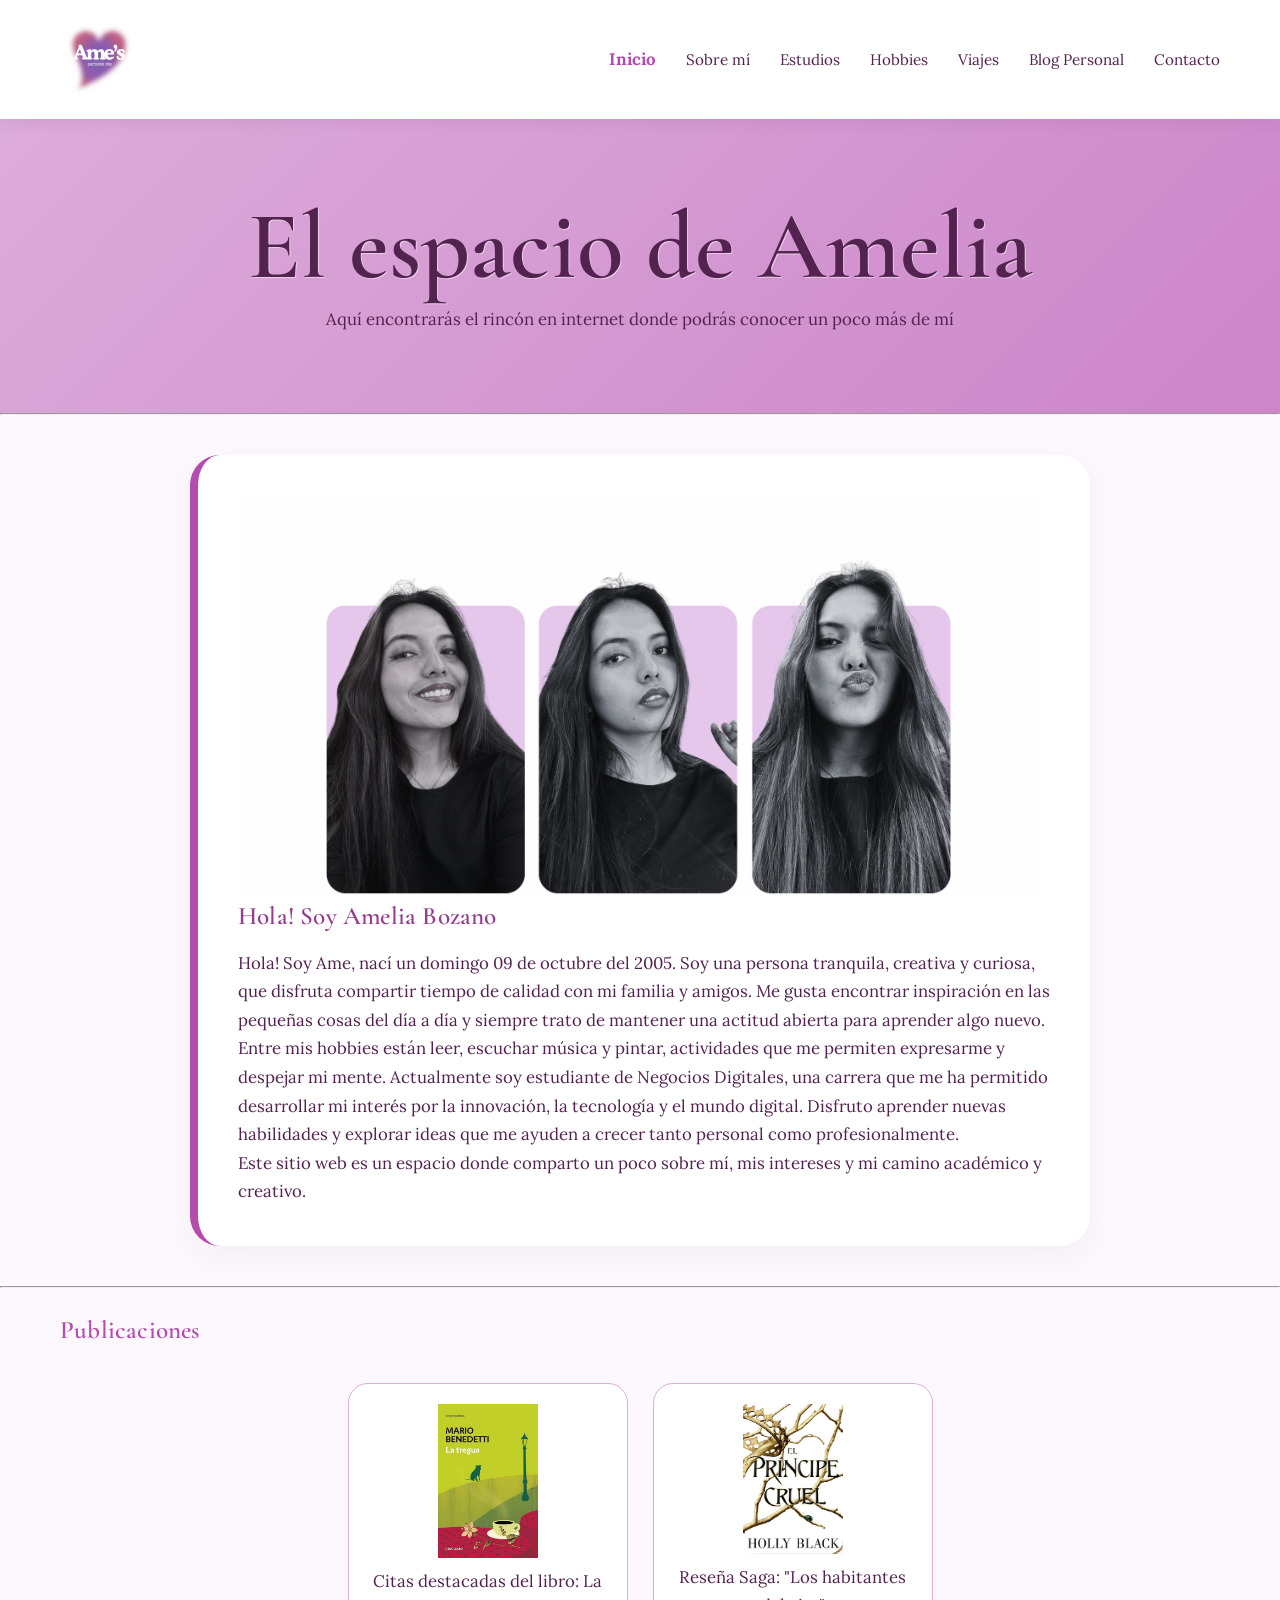
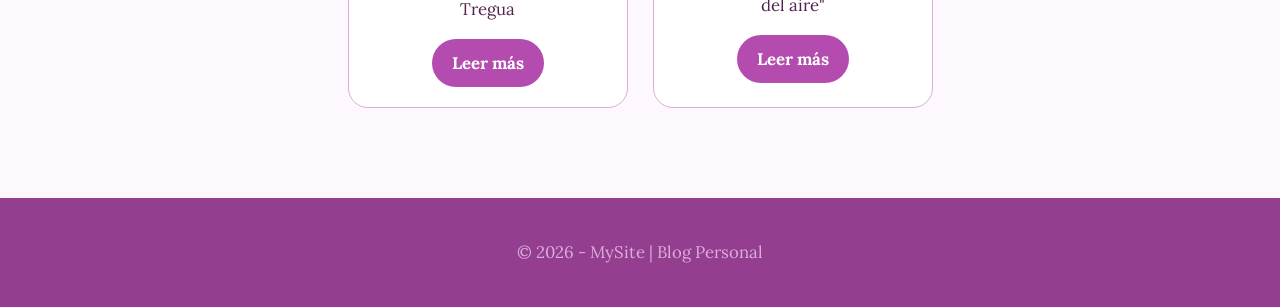
<file: index.html>
<!DOCTYPE html>
<html lang="es">
<head>
    <meta charset="UTF-8">
    <meta name="viewport" content="width=device-width, initial-scale=1.0">
    <title>Inicio - MySite</title>
    <link rel="preconnect" href="https://fonts.googleapis.com">
    <link rel="preconnect" href="https://fonts.gstatic.com" crossorigin>
    <link href="https://fonts.googleapis.com/css2?family=Cormorant+Garamond:ital,wght@0,400;0,600;0,700;1,400&family=Lora:ital,wght@0,400;0,500;1,400&display=swap" rel="stylesheet">
    <link rel="stylesheet" href="estilos.css">
</head>
<body>

    <header>
        <div class="logo-contenedor">
            <img src="imagenes/Ame_logo.png" alt="LOGO" width="80">
        </div>
        
        <nav>
            <ul>
                <li><strong>Inicio</strong></li> 
                <li><a href="sobre-mi.html">Sobre mí</a></li>
                <li><a href="educacion.html">Estudios</a></li>
                <li><a href="hobbies.html">Hobbies</a></li>
                <li><a href="viajes.html">Viajes</a></li>
                <li><a href="blogpersonal.html">Blog Personal</a></li>
                <li><a href="contacto.html">Contacto</a></li>
            </ul>
        </nav>
    </header>

    <main>

        <section class="banner-principal">
            <div class="banner-contenido">
                <h1>El espacio de Amelia</h1>
                <p>Aquí encontrarás el rincón en internet donde podrás conocer un poco más de mí</p>
            </div>
        </section>

        <hr>

        <section id="bienvenida">
            
            <div class="bloque-bienvenida">
                <div class="bienvenida-foto">
                    <img src="imagenes/banner-index.png" alt="Foto de Amelia" width="800">
                </div>
                 <h2>Hola! Soy Amelia Bozano</h2>
                <div class="bienvenida-texto">
                    <p>
                        Hola! Soy Ame, nací un domingo 09 de octubre del 2005. Soy una persona tranquila, 
                        creativa y curiosa, que disfruta compartir tiempo de calidad con mi familia y amigos. 
                        Me gusta encontrar inspiración en las pequeñas cosas del día a día y siempre trato de mantener 
                        una actitud abierta para aprender algo nuevo. </p>   
                    <p>    
                        Entre mis hobbies están leer, escuchar música y 
                        pintar, actividades que me permiten expresarme y despejar mi mente. Actualmente soy estudiante 
                        de Negocios Digitales, una carrera que me ha permitido desarrollar mi interés por la 
                        innovación, la tecnología y el mundo digital. Disfruto aprender nuevas habilidades y explorar 
                        ideas que me ayuden a crecer tanto personal como profesionalmente.</p>
                    <p>    
                        Este sitio web es un espacio donde comparto un poco sobre mí, mis intereses y mi camino académico
                        y creativo.
                    </p>
                </div>
            </div>
        </section>

        <hr>

        <section id="publicaciones-destacadas">
            <h2>Publicaciones</h2>

            <div class="contenedor-tarjetas">
                
                <article class="tarjeta-post">
                    <figure>
                        <img src="imagenes/portada-la-tregua.jpg" alt="Portada publicación 1" width="100">
                        <figcaption>Citas destacadas del libro: La Tregua</figcaption>
                    </figure>
                    <a href="publicacion1.html">Leer más</a>
                </article>

                <article class="tarjeta-post">
                    <figure>
                        <img src="imagenes/portada-libro-EPC.jpg" alt="Portada publicación 2" width="100">
                        <figcaption>Reseña Saga: "Los habitantes del aire"</figcaption>
                    </figure>
                    <a href="publicacion2.html">Leer más</a>
                </article>

            </div>
        </section>

    </main>

    <footer>
        <p>© 2026 - MySite | Blog Personal</p>
    </footer>

</body>
</html>
</file>
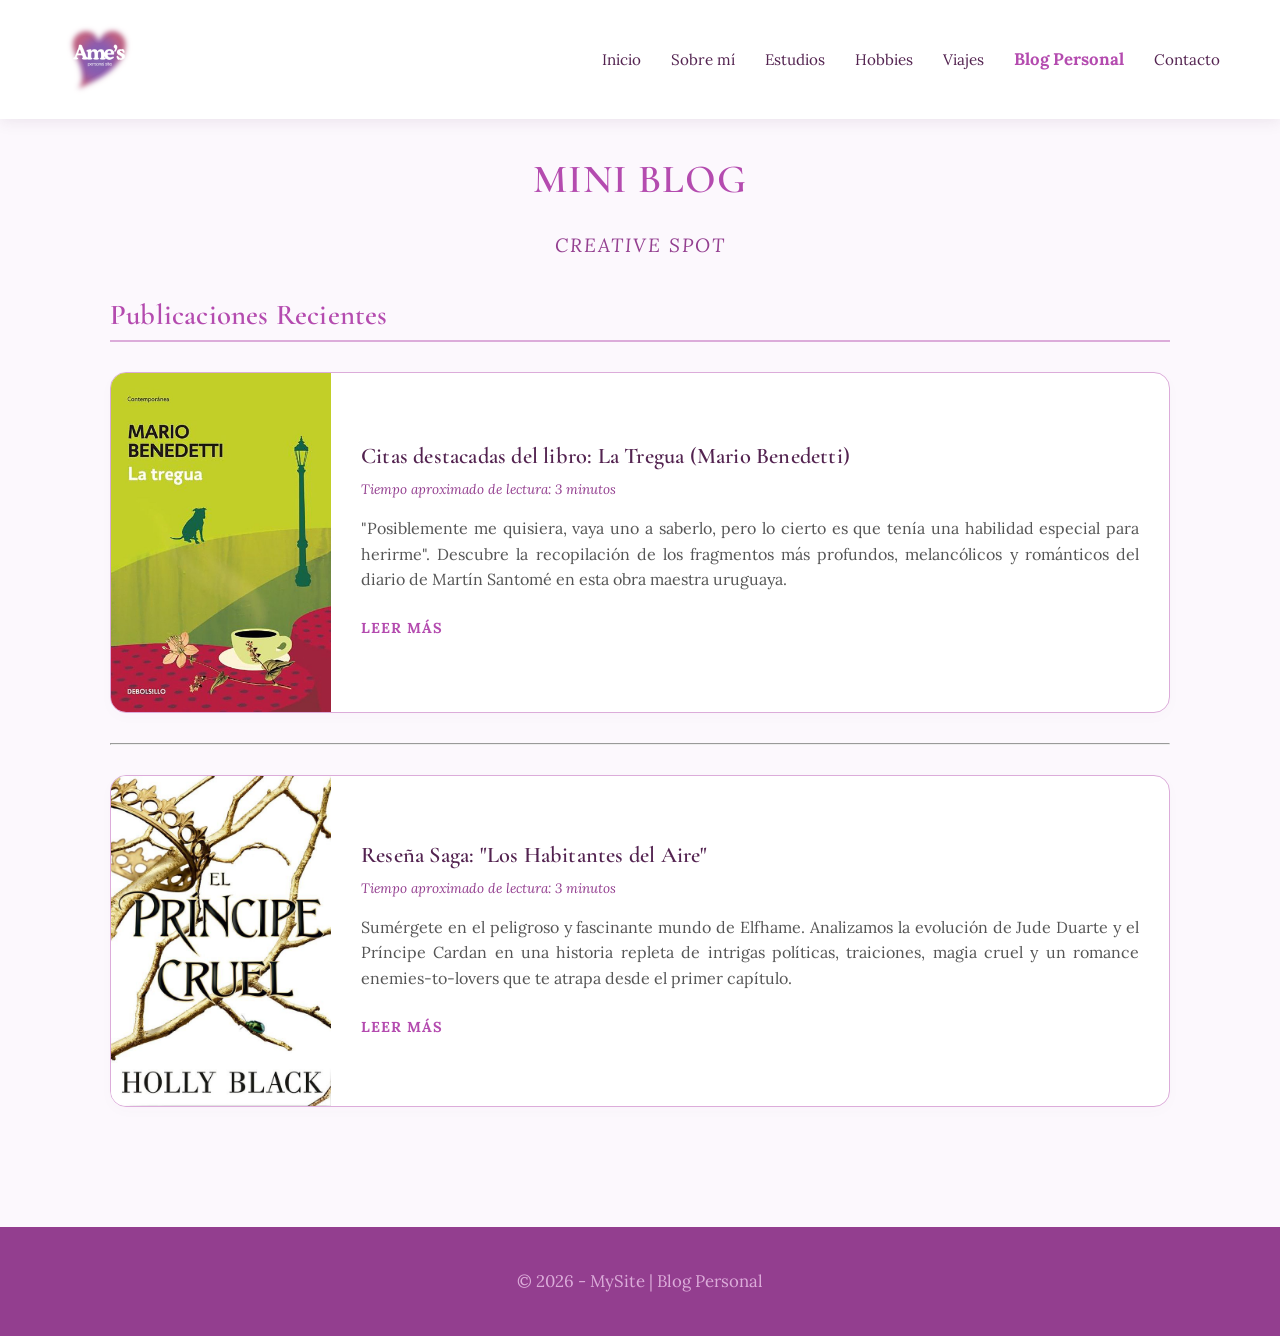
<file: blogpersonal.html>
<!DOCTYPE html>
<html lang="es">
<head>
    <meta charset="UTF-8">
    <meta name="viewport" content="width=device-width, initial-scale=1.0">
    <title>Blog Personal - MySite</title>
    <link rel="preconnect" href="https://fonts.googleapis.com">
    <link rel="preconnect" href="https://fonts.gstatic.com" crossorigin>
    <link href="https://fonts.googleapis.com/css2?family=Cormorant+Garamond:ital,wght@0,400;0,600;0,700;1,400&family=Lora:ital,wght@0,400;0,500;1,400&display=swap" rel="stylesheet">
    <link rel="stylesheet" href="estilos.css">
</head>
<body>

    <header>
        <div class="logo-contenedor">
            <img src="imagenes/Ame_logo.png" alt="LOGO" width="80">
        </div>
        
        <nav>
            <ul>
                <li><a href="index.html">Inicio</a></li>
                <li><a href="sobre-mi.html">Sobre mí</a></li>
                <li><a href="educacion.html">Estudios</a></li>
                <li><a href="hobbies.html">Hobbies</a></li>
                <li><a href="viajes.html">Viajes</a></li>
                <li><strong>Blog Personal</strong></li> 
                <li><a href="contacto.html">Contacto</a></li>
            </ul>
        </nav>
    </header>

    <main class="contenedor-pagina">
        
        <section id="titulo-blog" class="header-blog">
            <h1 class="titulo-seccion">MINI BLOG</h1>
            <p class="subtitulo-blog"><em>Creative Spot</em></p>
        </section>

        <section id="publicaciones">
            <h2 class="subtitulo-publicaciones">Publicaciones Recientes</h2>

            <article class="post-tarjeta">
                <div class="post-imagen">
                    <img src="imagenes/portada-la-tregua.jpg" alt="Portada de La Tregua de Mario Benedetti">
                </div>
                
                <div class="post-contenido">
                    <h3>Citas destacadas del libro: La Tregua (Mario Benedetti)</h3>
                    <span class="tiempo-lectura">Tiempo aproximado de lectura: 3 minutos</span>
                    <p>
                        "Posiblemente me quisiera, vaya uno a saberlo, pero lo cierto es que tenía una habilidad especial para herirme". Descubre la recopilación de los fragmentos más profundos, melancólicos y románticos del diario de Martín Santomé en esta obra maestra uruguaya.
                    </p>
                    <div class="enlace-contenedor">
                        <a href="publicacion1.html" class="btn-leer-mas">LEER MÁS</a>
                    </div>
                </div>
            </article>

            <hr class="separador-blog">

            <article class="post-tarjeta">
                <div class="post-imagen">
                    <img src="imagenes/portada-libro-EPC.jpg" alt="Saga Los Habitantes del Aire de Holly Black">
                </div>
                
                <div class="post-contenido">
                    <h3>Reseña Saga: "Los Habitantes del Aire"</h3>
                    <span class="tiempo-lectura">Tiempo aproximado de lectura: 3 minutos</span>
                    <p>
                        Sumérgete en el peligroso y fascinante mundo de Elfhame. Analizamos la evolución de Jude Duarte y el Príncipe Cardan en una historia repleta de intrigas políticas, traiciones, magia cruel y un romance enemies-to-lovers que te atrapa desde el primer capítulo.
                    </p>
                    <div class="enlace-contenedor">
                        <a href="publicacion2.html" class="btn-leer-mas">LEER MÁS</a>
                    </div>
                </div>
            </article>

        </section>
    </main>

    <footer>
        <p>© 2026 - MySite | Blog Personal</p>
    </footer>

</body>
</html>
</file>
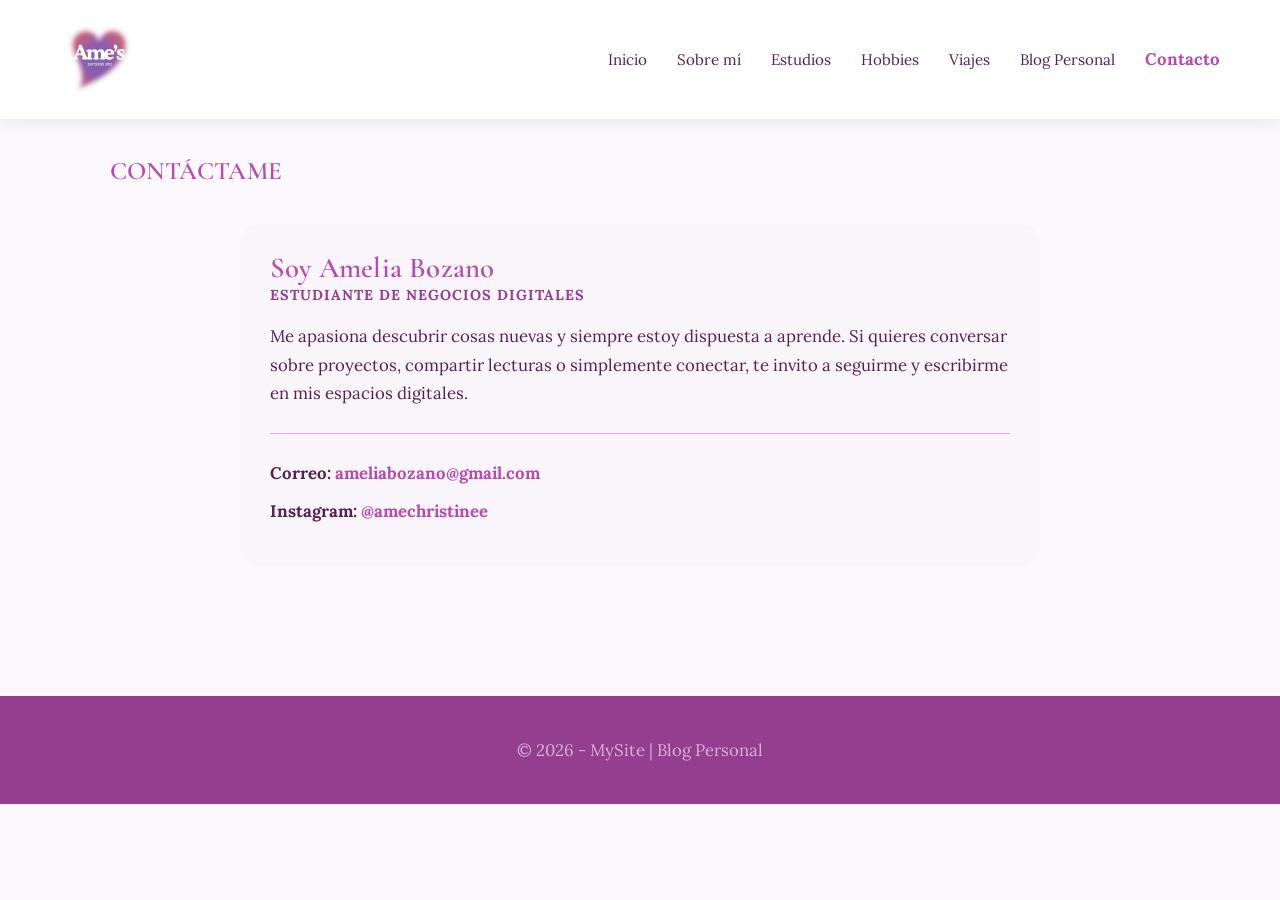
<file: contacto.html>
<!DOCTYPE html>
<html lang="es">
<head>
    <meta charset="UTF-8">
    <meta name="viewport" content="width=device-width, initial-scale=1.0">
    <title>Contacto - MySite</title>
    <link rel="preconnect" href="https://fonts.googleapis.com">
    <link rel="preconnect" href="https://fonts.gstatic.com" crossorigin>
    <link href="https://fonts.googleapis.com/css2?family=Cormorant+Garamond:ital,wght@0,400;0,600;0,700;1,400&family=Lora:ital,wght@0,400;0,500;1,400&display=swap" rel="stylesheet">
    <link rel="stylesheet" href="estilos.css">
</head>
<body>

    <header>
        <div class="logo-contenedor">
            <img src="imagenes/Ame_logo.png" alt="LOGO" width="80">
        </div>
        
        <nav>
            <ul>
                <li><a href="index.html">Inicio</a></li>
                <li><a href="sobre-mi.html">Sobre mí</a></li>
                <li><a href="estudios.html">Estudios</a></li>
                <li><a href="hobbies.html">Hobbies</a></li>
                <li><a href="viajes.html">Viajes</a></li>
                <li><a href="blogpersonal.html">Blog Personal</a></li>
                <li><strong>Contacto</strong></li> 
            </ul>
        </nav>
    </header>

    <main class="contenedor-pagina">
        
        <!-- Sección Principal: Presentación con Foto -->
        <section id="informacion-contacto">
            <div class="titulo-pagina">
                <h1>CONTÁCTAME</h1>
            </div>

            <div class="perfil-contacto-bloque">
                
                <div class="contacto-presentacion">
                    <h2>Soy Amelia Bozano</h2>
                    <p class="tagline-contacto">Estudiante de Negocios Digitales</p>
                    <p>
                        Me apasiona descubrir cosas nuevas y siempre estoy dispuesta a aprende. Si quieres conversar 
                        sobre proyectos, compartir lecturas o simplemente conectar, te invito a seguirme y escribirme 
                        en mis espacios digitales.
                    </p>

                    <div class="enlaces-redes-contacto">
                        <p><strong>Correo:</strong> <a href="mailto:ameliabozano@gmail.com">ameliabozano@gmail.com</a></p>
                        <p><strong>Instagram:</strong> <a href="https://www.instagram.com/amechristinee?igsh=eHg1MXp5MzU3MWVr&utm_source=qr" target="_blank">@amechristinee</a></p>
                    </div>
                </div>
            </div>
        </section>

    </main>

    <footer>
        <p>© 2026 - MySite | Blog Personal</p>
    </footer>

</body>
</html>
</file>
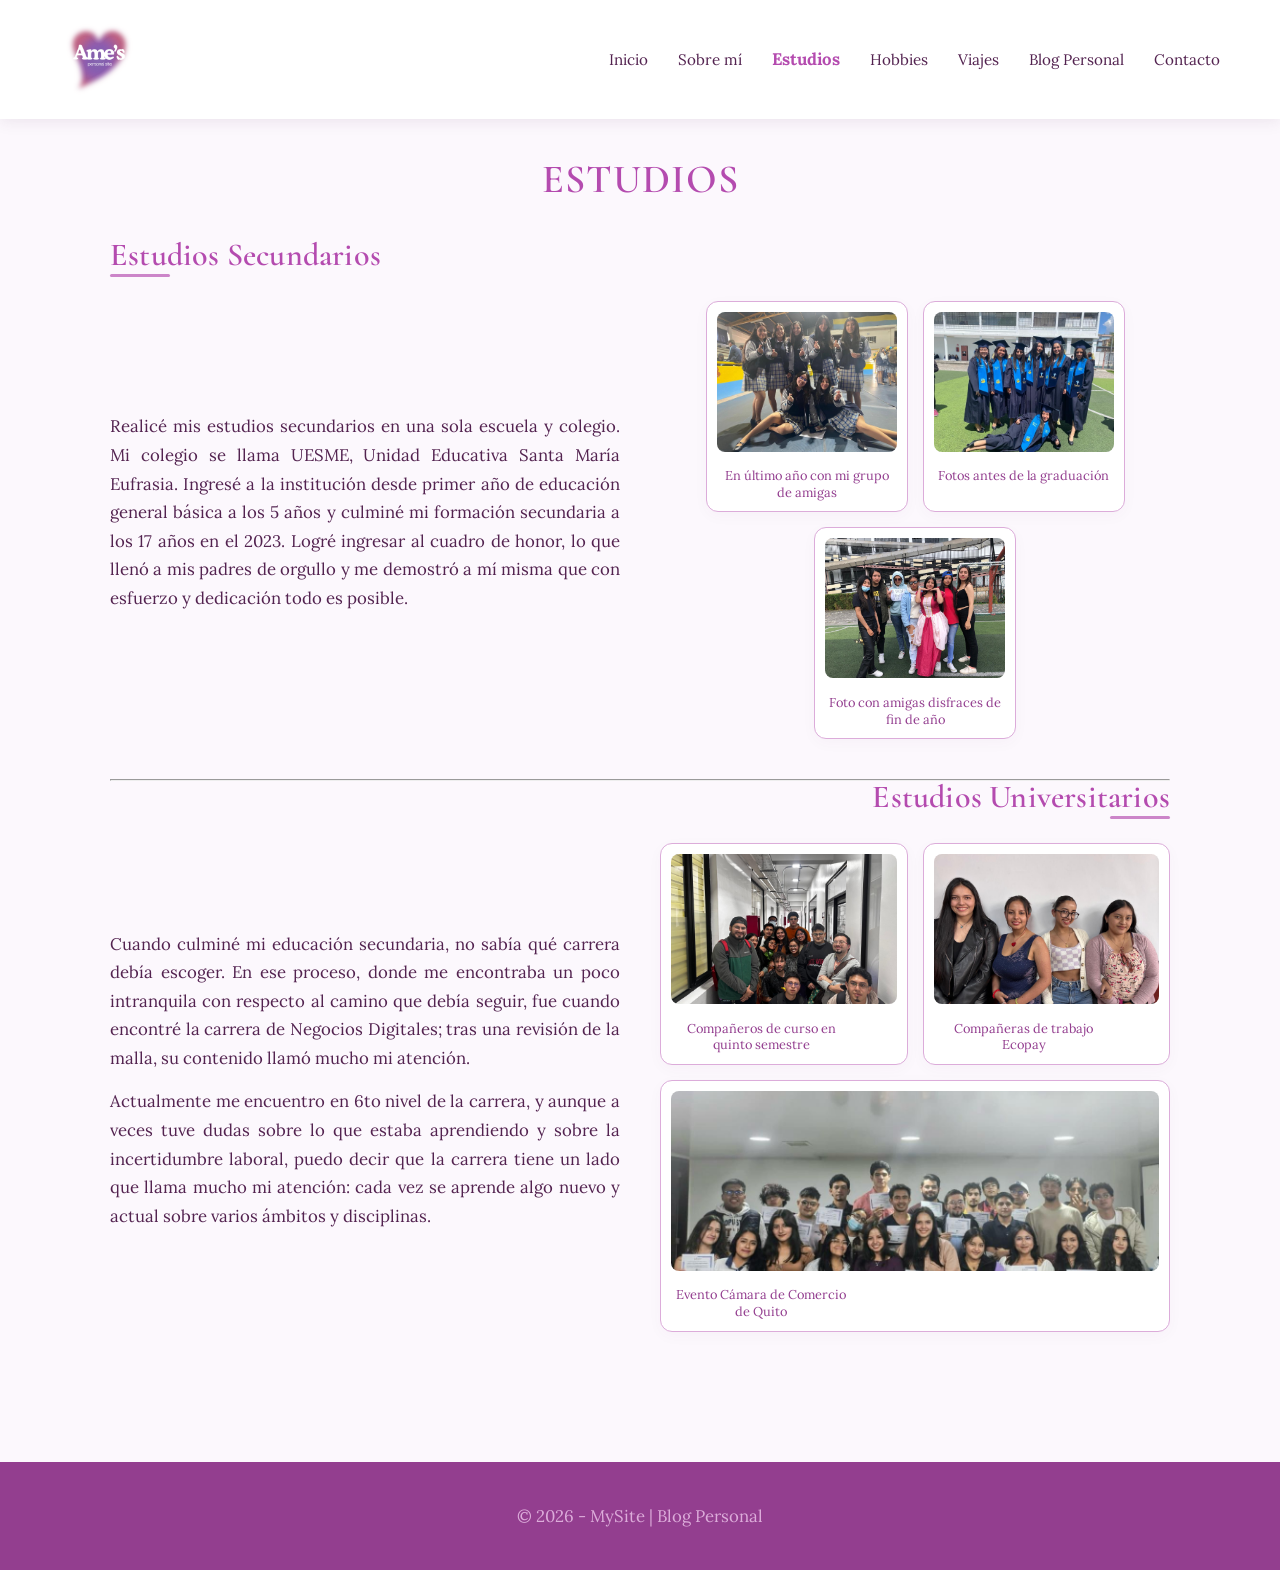
<file: educacion.html>
<!DOCTYPE html>
<html lang="es">
<head>
    <meta charset="UTF-8">
    <meta name="viewport" content="width=device-width, initial-scale=1.0">
    <title>Estudios - MySite</title> 
    <!-- Conectamos tu hoja de estilos común -->
    <link rel="preconnect" href="https://fonts.googleapis.com">
    <link rel="preconnect" href="https://fonts.gstatic.com" crossorigin>
    <link href="https://fonts.googleapis.com/css2?family=Cormorant+Garamond:ital,wght@0,400;0,600;0,700;1,400&family=Lora:ital,wght@0,400;0,500;1,400&display=swap" rel="stylesheet">
    <link rel="stylesheet" href="estilos.css">
</head>
<body>

    <header>
        <div class="logo-contenedor">
            <img src="imagenes/Ame_logo.png" alt="LOGO" width="80">
        </div>
        
        <nav>
            <ul>
                <li><a href="index.html">Inicio</a></li>
                <li><a href="sobre-mi.html">Sobre mí</a></li>
                <li><strong>Estudios</strong></li> 
                <li><a href="hobbies.html">Hobbies</a></li>
                <li><a href="viajes.html">Viajes</a></li>
                <li><a href="blogpersonal.html">Blog Personal</a></li>
                <li><a href="contacto.html">Contacto</a></li>
            </ul>
        </nav>
    </header>
    
    <main class="contenedor-pagina">
        <div class="titulo-pagina">
            <h1 class="titulo-seccion">ESTUDIOS</h1>
        </div>

        <!-- SECCIÓN: ESTUDIOS SECUNDARIOS -->
        <section id="estudios-secundarios">
            <h2 class="subtitulo-estudios">Estudios Secundarios</h2>
            
            <div class="bloque-estudios">
                <div class="texto-estudios">
                    <p>
                        Realicé mis estudios secundarios en una sola escuela y colegio. Mi colegio se llama UESME,
                        Unidad Educativa Santa María Eufrasia. Ingresé a la institución desde primer año de educación general
                        básica a los 5 años y culminé mi formación secundaria a los 17 años en el 2023. Logré ingresar al cuadro de
                        honor, lo que llenó a mis padres de orgullo y me demostró a mí misma que con esfuerzo y dedicación todo es 
                        posible.
                    </p>
                </div>
                
                <div class="galeria-estudios">
                    <figure>
                        <img src="imagenes/amigas-colegio.jpeg" alt="Recuerdo en el colegio">
                        <figcaption>En último año con mi grupo de amigas</figcaption>
                    </figure>
                    <figure>
                        <img src="imagenes/amigas-graduacion-colegio.jpeg" alt="Recuerdo de graduación">
                        <figcaption>Fotos antes de la graduación</figcaption>
                    </figure>
                    <figure>
                        <img src="imagenes/amigas-disfraces-colegio.jpeg" alt="Recuerdo fotos finales">
                        <figcaption>Foto con amigas disfraces de fin de año</figcaption>
                    </figure>
                </div>
            </div>
        </section>

        <hr>

        <!-- SECCIÓN: ESTUDIOS UNIVERSITARIOS -->
        <section id="estudios-universitarios">
            <!-- Quitamos el div innecesario para simplificar el código -->
            <h2 class="subtitulo-estudios titulo-derecha">Estudios Universitarios</h2>
            
            <div class="bloque-estudios bloque-invertido">
                <!-- Estructura del collage corregida: cada foto con su texto en su propio figure -->
                <div class="galeria-estudios grid-universidad">
                    <figure class="foto-u1">
                        <img src="imagenes/grupo1-universidad.jpeg" alt="Compañeros de semestre">
                        <figcaption>Compañeros de curso en quinto semestre</figcaption>
                    </figure>
                    <figure class="foto-u2">
                        <img src="imagenes/grupo-universidad.jpeg" alt="Grupo de trabajo universidad">
                        <figcaption>Compañeras de trabajo Ecopay</figcaption>
                    </figure>
                    <figure class="foto-u3">
                        <img src="imagenes/evento-universidad.jpeg" alt="Evento universitario">
                        <figcaption>Evento Cámara de Comercio de Quito</figcaption>
                    </figure>
                </div>
                
                <div class="texto-estudios">
                    <p>
                        Cuando culminé mi educación secundaria, no sabía qué carrera debía escoger. En ese proceso, donde
                        me encontraba un poco intranquila con respecto al camino que debía seguir, fue cuando encontré la carrera de 
                        Negocios Digitales; tras una revisión de la malla, su contenido llamó mucho mi atención.
                    </p>
                    <p>
                        Actualmente me encuentro en 6to nivel de la carrera, y aunque a veces tuve dudas sobre lo que estaba aprendiendo
                        y sobre la incertidumbre laboral, puedo decir que la carrera tiene un lado que llama mucho mi atención: cada vez se 
                        aprende algo nuevo y actual sobre varios ámbitos y disciplinas.
                    </p>
                    
                </div>
            </div>
        </section>
    </main>

    <footer>
        <p>© 2026 - MySite | Blog Personal</p>
    </footer>
    
</body>
</html>
</file>
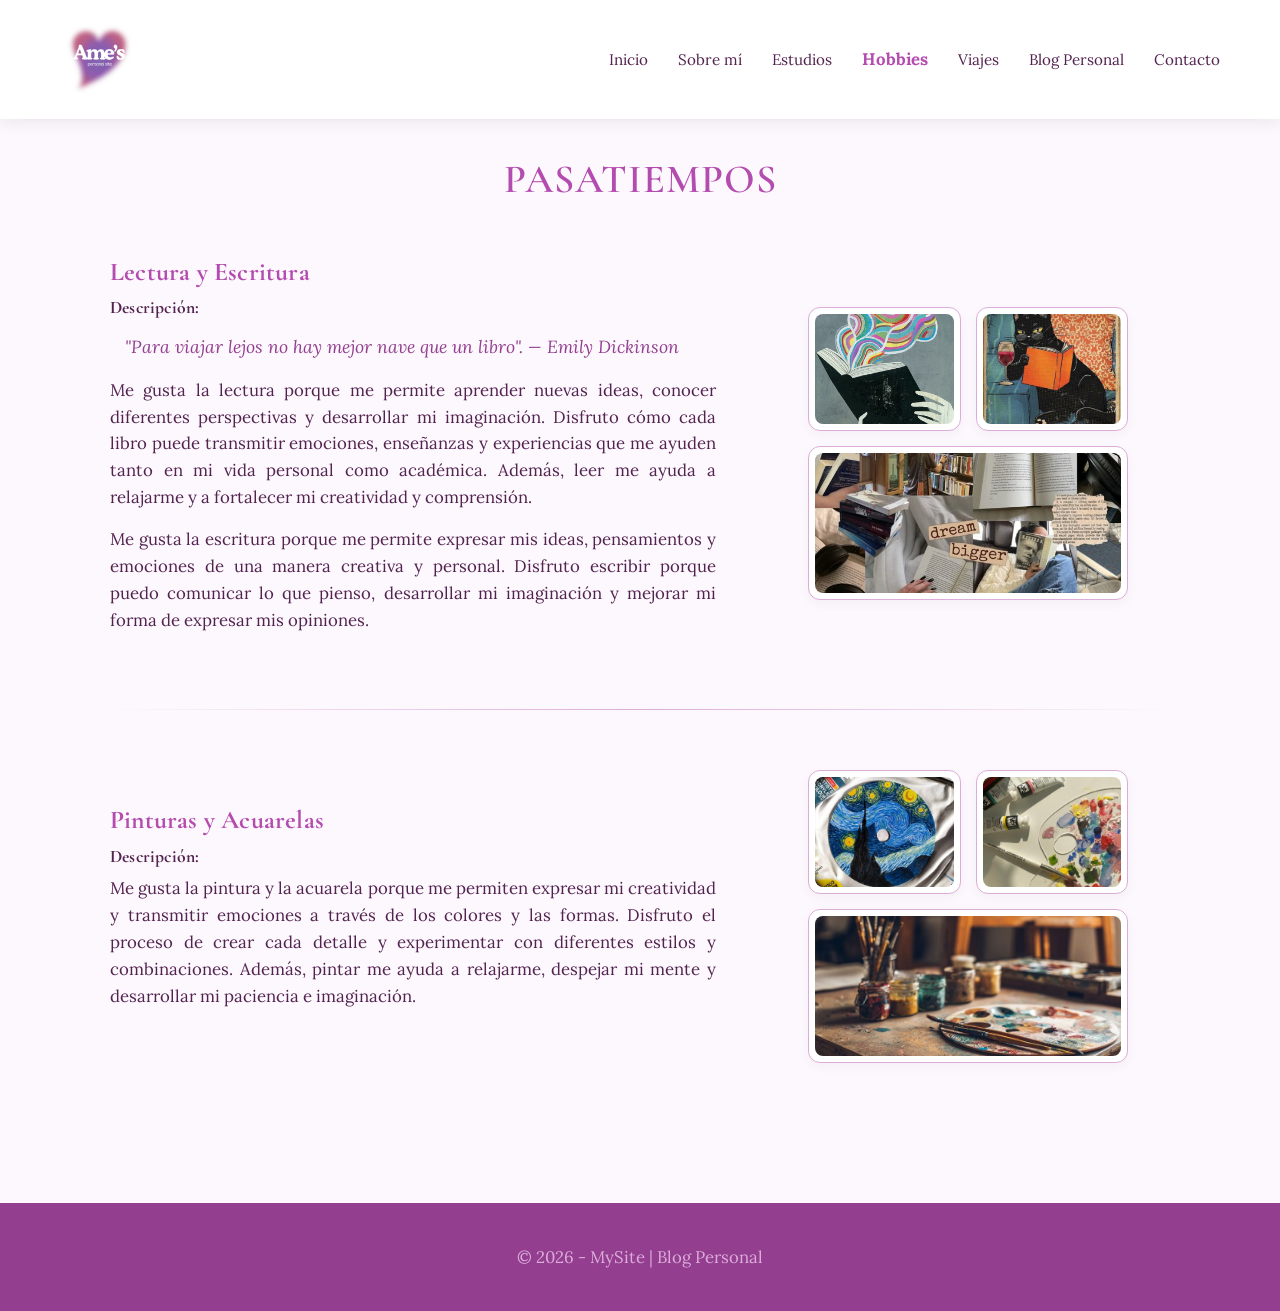
<file: hobbies.html>
<!DOCTYPE html>
<html lang="es">
<head>
    <meta charset="UTF-8">
    <meta name="viewport" content="width=device-width, initial-scale=1.0">
    <title>Hobbies - MySite</title> 
    <link rel="preconnect" href="https://fonts.googleapis.com">
    <link rel="preconnect" href="https://fonts.gstatic.com" crossorigin>
    <link href="https://fonts.googleapis.com/css2?family=Cormorant+Garamond:ital,wght@0,400;0,600;0,700;1,400&family=Lora:ital,wght@0,400;0,500;1,400&display=swap" rel="stylesheet">
    <link rel="stylesheet" href="estilos.css">
</head>
<body>

    <header>
        <div class="logo-contenedor">
            <img src="imagenes/Ame_logo.png" alt="LOGO" width="80">
        </div>
        
        <nav>
            <ul>
                <li><a href="index.html">Inicio</a></li>
                <li><a href="sobre-mi.html">Sobre mí</a></li>
                <li><a href="educacion.html">Estudios</a></li>
                <li><strong>Hobbies</strong></li> 
                <li><a href="viajes.html">Viajes</a></li>
                <li><a href="blogpersonal.html">Blog Personal</a></li>
                <li><a href="contacto.html">Contacto</a></li>
            </ul>
        </nav>
    </header>
    
    <main class="contenedor-pagina">
        <div class="titulo-pagina">
            <h1 class="titulo-seccion">PASATIEMPOS</h1>
        </div>

        <!-- SECCIÓN 1: LECTURA Y ESCRITURA -->
        <section class="bloque-pasatiempo">
            <div class="contenedor-hobie">
                
                <div class="info-hobie">
                    <h2 class="subtitulo-hobby"><strong>Lectura y Escritura</strong></h2>
                    
                    <h3 class="etiqueta-descripcion"><strong>Descripción:</strong></h3>
                    <blockquote class="cita-libro">
                        "Para viajar lejos no hay mejor nave que un libro". — Emily Dickinson
                    </blockquote>
                    <p>
                        Me gusta la lectura porque me permite aprender nuevas ideas, conocer diferentes perspectivas y desarrollar 
                        mi imaginación. Disfruto cómo cada libro puede transmitir emociones, enseñanzas y experiencias que me 
                        ayuden tanto en mi vida personal como académica. Además, leer me ayuda a relajarme y a fortalecer mi creatividad 
                        y comprensión.
                    </p>
                    <p>
                        Me gusta la escritura porque me permite expresar mis ideas, pensamientos y emociones de una manera creativa 
                        y personal. Disfruto escribir porque puedo comunicar lo que pienso, desarrollar mi imaginación y mejorar mi
                        forma de expresar mis opiniones.
                    </p>
                </div>
                
                <!-- Collage de Fotos: Lectura -->
                <div class="collage-imagenes-hobie">
                    <div class="grupo-fotos">
                        <div class="fila-superior">
                            <figure><img src="imagenes/hobbie-leer1.jpg" alt="Detalle lectura 1"></figure>
                            <figure><img src="imagenes/hobbie-leer2.jpg" alt="Detalle lectura 2"></figure>
                        </div>
                        <div class="fila-inferior">
                            <figure><img src="imagenes/hobbie-leer3.jpg" alt="Vista panorámica lectura"></figure>
                        </div>
                    </div>
                </div>

            </div>
        </section>

        <hr class="separador-hobbies">

        <!-- SECCIÓN 2: PINTURAS Y ACUARELAS -->
        <section class="bloque-pasatiempo">
            <div class="contenedor-hobie bloque-invertido">
                
                <div class="collage-imagenes-hobie">
                    <div class="grupo-fotos">
                        <div class="fila-superior">
                            <figure><img src="imagenes/hobbie-pintar1.jpg" alt="Detalle pintura 1"></figure>
                            <figure><img src="imagenes/hobbie-pintar2.jpg" alt="Detalle pintura 2"></figure>
                        </div>
                        <div class="fila-inferior">
                            <figure><img src="imagenes/hobbie-pintar-horizontal.jpg" alt="Pinturas y acuarelas"></figure>
                        </div>
                    </div>
                </div>

                <div class="info-hobie">
                    <h2 class="subtitulo-hobby"><strong>Pinturas y Acuarelas</strong> </h2>
                    
                    <h3 class="etiqueta-descripcion"><strong>Descripción:</strong></h3>
                    <p>
                        Me gusta la pintura y la acuarela porque me permiten expresar mi creatividad y 
                        transmitir emociones a través de los colores y las formas. Disfruto el proceso de crear
                        cada detalle y experimentar con diferentes estilos y combinaciones. Además, pintar me 
                        ayuda a relajarme, despejar mi mente y desarrollar mi paciencia e imaginación.
                    </p>
                </div>

            </div>
        </section>
    </main>

    <footer>
        <p>© 2026 - MySite | Blog Personal</p>
    </footer>
    
</body>
</html>
</file>
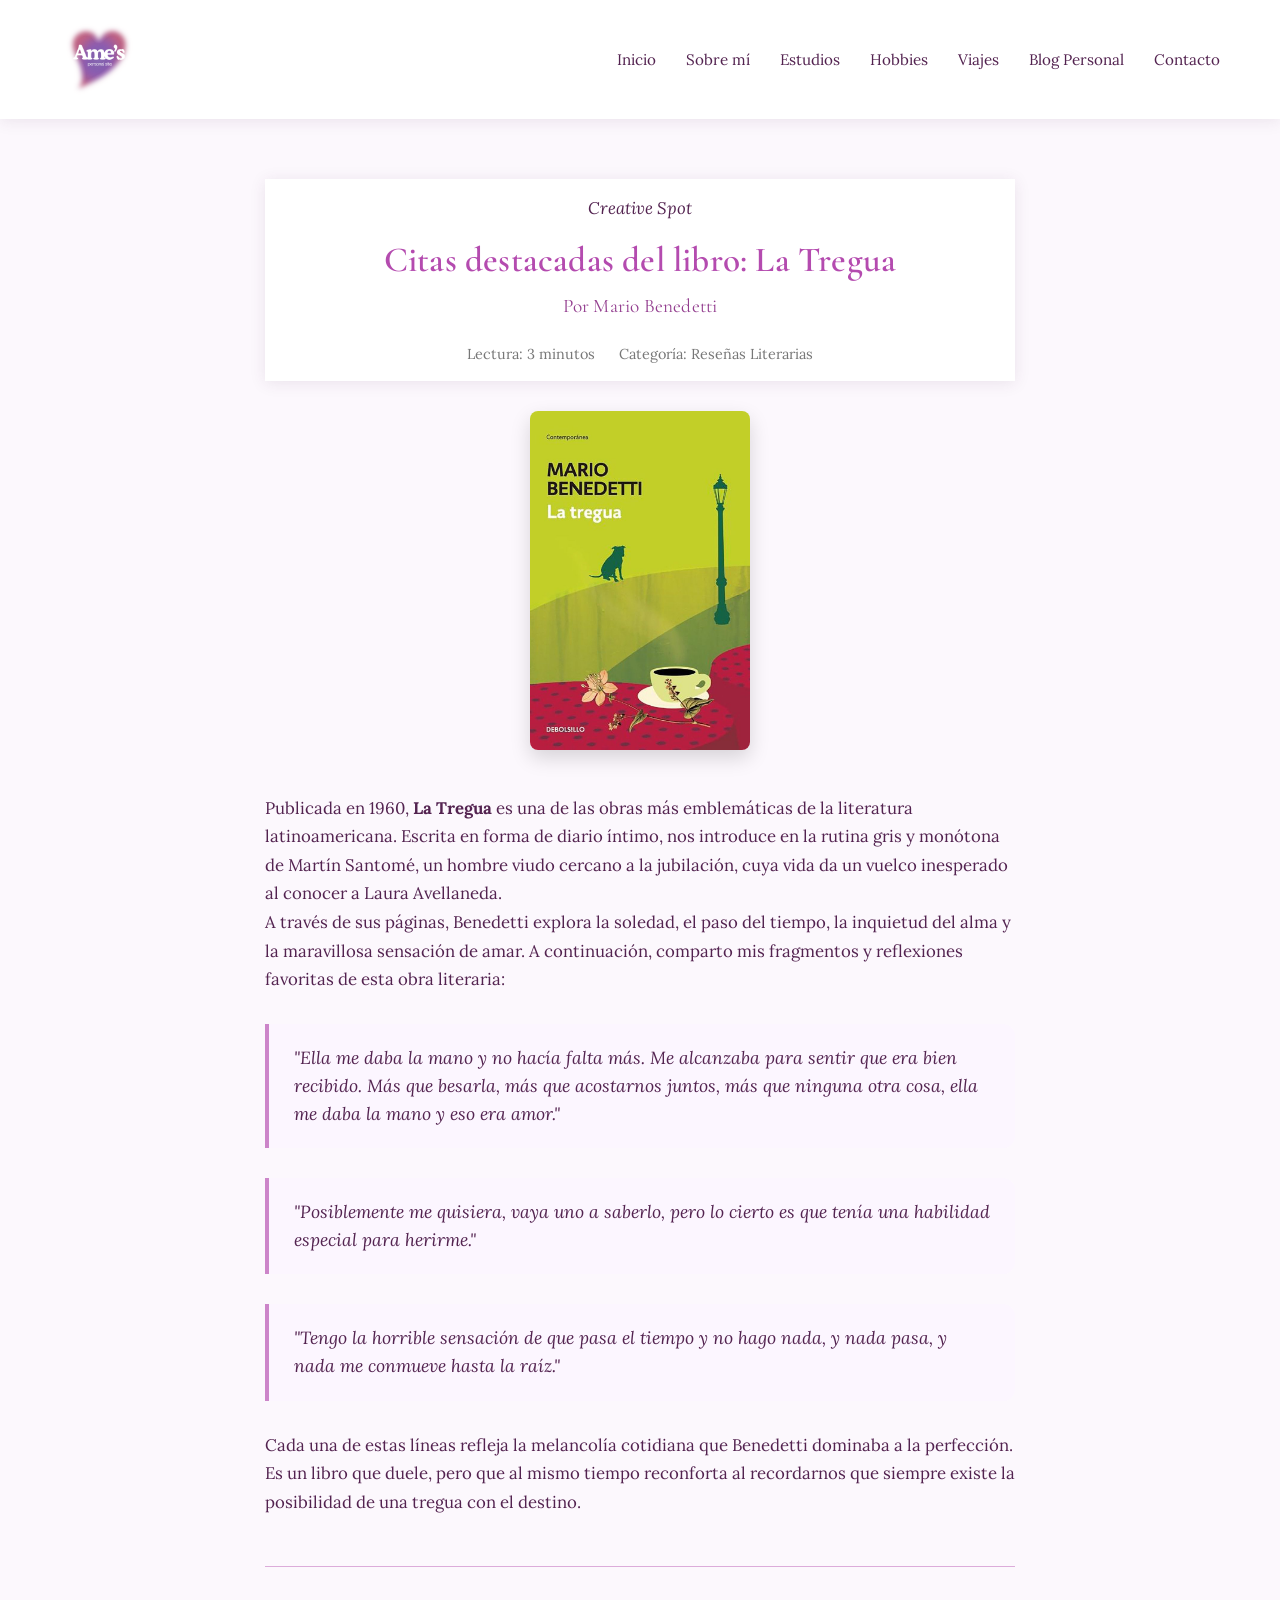
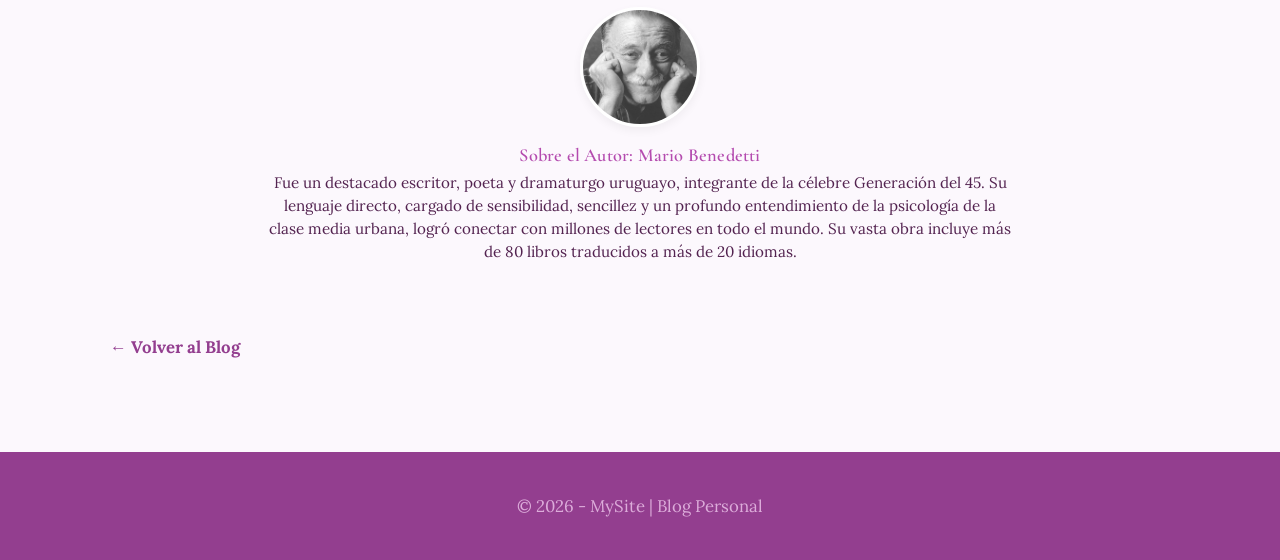
<file: publicacion1.html>
<!DOCTYPE html>
<html lang="es">
<head>
    <meta charset="UTF-8">
    <meta name="viewport" content="width=device-width, initial-scale=1.0">
    <title>La Tregua - Citas Destacadas</title>
    <link rel="preconnect" href="https://fonts.googleapis.com">
    <link rel="preconnect" href="https://fonts.gstatic.com" crossorigin>
    <link href="https://fonts.googleapis.com/css2?family=Cormorant+Garamond:ital,wght@0,400;0,600;0,700;1,400&family=Lora:ital,wght@0,400;0,500;1,400&display=swap" rel="stylesheet">
    <link rel="stylesheet" href="estilos.css">
</head>
<body>

    <header>
        <div class="logo-contenedor">
            <img src="imagenes/Ame_logo.png" alt="LOGO" width="80">
        </div>
        
        <nav>
            <ul>
                <li><a href="index.html">Inicio</a></li>
                <li><a href="sobre-mi.html">Sobre mí</a></li>
                <li><a href="educacion.html">Estudios</a></li>
                <li><a href="hobbies.html">Hobbies</a></li>
                <li><a href="viajes.html">Viajes</a></li>
                <li><a href="blogpersonal.html">Blog Personal</a></li> 
                <li><a href="contacto.html">Contacto</a></li>
            </ul>
        </nav>
    </header>

    <main class="contenedor-pagina">
        <article class="articulo-completo">
            
            <header class="articulo-header">
                <p class="tagline"><em>Creative Spot</em></p>
                <h1 class="titulo-articulo">Citas destacadas del libro: La Tregua</h1>
                <h2 class="autor-libro">Por Mario Benedetti</h2>
                <div class="metadatos-articulo">
                    <span class="meta-item">Lectura: 3 minutos</span>
                    <span class="meta-item">Categoría: Reseñas Literarias</span>
                </div>
            </header>

            <div class="imagen-destacada-contenedor">
                <img src="imagenes/portada-la-tregua.jpg" alt="Portada del libro La Tregua de Mario Benedetti" class="img-articulo">
            </div>

            <div class="contenido-texto">
                <p>
                    Publicada en 1960, <strong>La Tregua</strong> es una de las obras más emblemáticas de la literatura 
                    latinoamericana. Escrita en forma de diario íntimo, nos introduce en la rutina gris y 
                    monótona de Martín Santomé, un hombre viudo cercano a la jubilación, cuya vida da un vuelco inesperado 
                    al conocer a Laura Avellaneda. 
                </p>
                <p>
                    A través de sus páginas, Benedetti explora la soledad, el paso del tiempo, la inquietud del alma y la 
                    maravillosa sensación de amar. A continuación, comparto mis fragmentos y reflexiones favoritas de esta 
                    obra literaria:
                </p>

                <blockquote class="cita-literaria">
                    "Ella me daba la mano y no hacía falta más. Me alcanzaba para sentir que era bien recibido. Más que besarla, más que acostarnos juntos, más que ninguna otra cosa, ella me daba la mano y eso era amor."
                </blockquote>

                <blockquote class="cita-literaria">
                    "Posiblemente me quisiera, vaya uno a saberlo, pero lo cierto es que tenía una habilidad especial para herirme."
                </blockquote>

                <blockquote class="cita-literaria">
                    "Tengo la horrible sensación de que pasa el tiempo y no hago nada, y nada pasa, y nada me conmueve hasta la raíz."
                </blockquote>

                <p>
                    Cada una de estas líneas refleja la melancolía cotidiana que Benedetti dominaba a la perfección. Es un libro que duele, pero que al mismo tiempo reconforta al recordarnos que siempre existe la posibilidad de una tregua con el destino.
                </p>
            </div>

            <section class="bloque-mixto-autor">
                <div class="bloque-mixto-imagen">
                    <img src="imagenes/mario-benedetti-autor.jpg" alt="Fotografía de Mario Benedetti">
                </div>
                
                <div class="bloque-mixto-texto">
                    <h3>Sobre el Autor: Mario Benedetti</h3>
                    <p>
                        Fue un destacado escritor, poeta y dramaturgo uruguayo, integrante de la célebre Generación del 45.
                        Su lenguaje directo, cargado de sensibilidad, sencillez y un profundo entendimiento de la psicología 
                        de la clase media urbana, logró conectar con millones de lectores en todo el mundo. Su vasta obra 
                        incluye más de 80 libros traducidos a más de 20 idiomas.
                    </p>
                </div>
            </section>

        </article>

        <div class="retorno-contenedor">
            <a href="blogpersonal.html" class="enlace-volver">← Volver al Blog</a>
        </div>
    </main>

    <footer>
        <p>© 2026 - MySite | Blog Personal</p>
    </footer>

</body>
</html>
</file>
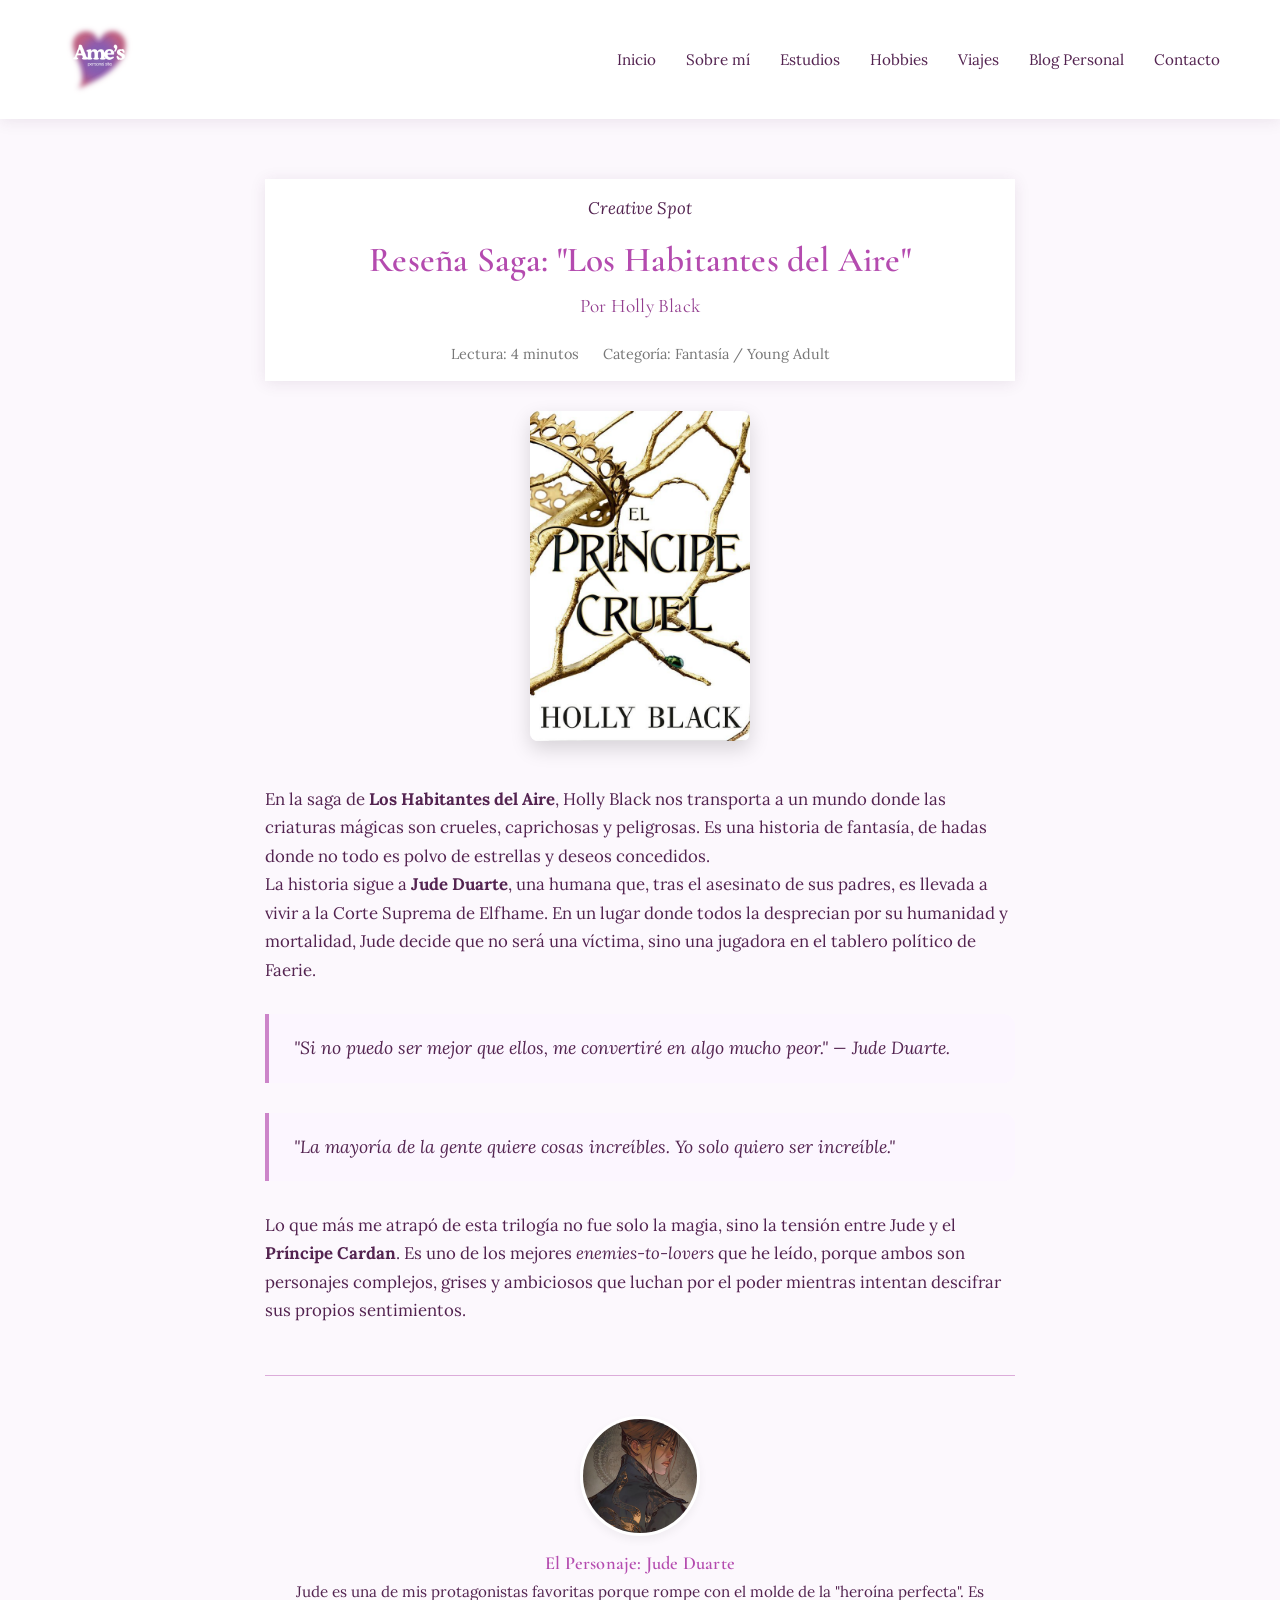
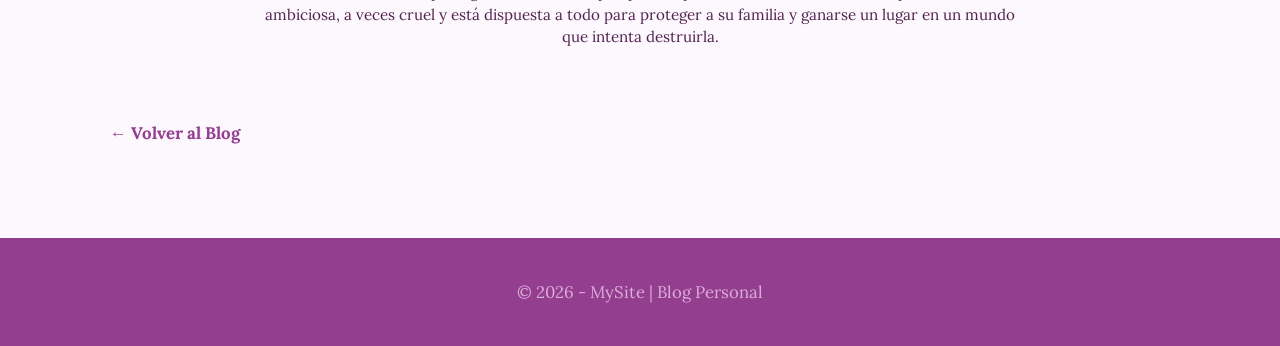
<file: publicacion2.html>
<!DOCTYPE html>
<html lang="es">
<head>
    <meta charset="UTF-8">
    <meta name="viewport" content="width=device-width, initial-scale=1.0">
    <title>Reseña: Los Habitantes del Aire - MySite</title>
    <link rel="preconnect" href="https://fonts.googleapis.com">
    <link rel="preconnect" href="https://fonts.gstatic.com" crossorigin>
    <link href="https://fonts.googleapis.com/css2?family=Cormorant+Garamond:ital,wght@0,400;0,600;0,700;1,400&family=Lora:ital,wght@0,400;0,500;1,400&display=swap" rel="stylesheet">
    <link rel="stylesheet" href="estilos.css">
</head>
<body>

    <header>
        <div class="logo-contenedor">
            <img src="imagenes/Ame_logo.png" alt="LOGO" width="80">
        </div>
        
        <nav>
            <ul>
                <li><a href="index.html">Inicio</a></li>
                <li><a href="sobre-mi.html">Sobre mí</a></li>
                <li><a href="educacion.html">Estudios</a></li>
                <li><a href="hobbies.html">Hobbies</a></li>
                <li><a href="viajes.html">Viajes</a></li>
                <li><a href="blogpersonal.html">Blog Personal</a></li> 
                <li><a href="contacto.html">Contacto</a></li>
            </ul>
        </nav>
    </header>

    <main class="contenedor-pagina">
        <article class="articulo-completo">
            
            <header class="articulo-header">
                <p class="tagline"><em>Creative Spot</em></p>
                <h1 class="titulo-articulo">Reseña Saga: "Los Habitantes del Aire"</h1>
                <h2 class="autor-libro">Por Holly Black</h2>
                <div class="metadatos-articulo">
                    <span class="meta-item">Lectura: 4 minutos</span>
                    <span class="meta-item">Categoría: Fantasía / Young Adult</span>
                </div>
            </header>

            <div class="imagen-destacada-contenedor">
                <!-- Imagen de "El Príncipe Cruel" -->
                <img src="imagenes/portada-libro-EPC.jpg" alt="Portada de El Príncipe Cruel" class="img-articulo">
            </div>

            <div class="contenido-texto">
                <p>
                    En la saga de <strong>Los Habitantes del Aire</strong>, Holly Black nos transporta a un mundo donde 
                    las criaturas mágicas son crueles, caprichosas y peligrosas. Es una historia de fantasía, de hadas donde no todo es 
                    polvo de estrellas y deseos concedidos.
                </p>
                <p>
                    La historia sigue a <strong>Jude Duarte</strong>, una humana que, tras el asesinato de sus padres, es llevada 
                    a vivir a la Corte Suprema de Elfhame. En un lugar donde todos la desprecian por su humanidad y mortalidad, Jude 
                    decide que no será una víctima, sino una jugadora en el tablero político de Faerie.
                </p>

                <!-- Citas potentes de la saga -->
                <blockquote class="cita-literaria">
                    "Si no puedo ser mejor que ellos, me convertiré en algo mucho peor." — Jude Duarte.
                </blockquote>

                <blockquote class="cita-literaria">
                    "La mayoría de la gente quiere cosas increíbles. Yo solo quiero ser increíble."
                </blockquote>

                <p>
                    Lo que más me atrapó de esta trilogía no fue solo la magia, sino la tensión entre Jude y 
                    el <strong>Príncipe Cardan</strong>. Es uno de los mejores <em>enemies-to-lovers</em> que he leído, porque 
                    ambos son personajes complejos, grises y ambiciosos que luchan por el poder mientras intentan 
                    descifrar sus propios sentimientos.
                </p>
            </div>

            <!-- Sección sobre Jude o Holly Black -->
            <section class="bloque-mixto-autor">
                <div class="bloque-mixto-imagen">
                    <img src="imagenes/publicacion-jude-duarte.jpg" alt="Ilustración de Jude Duarte">
                </div>
                
                <div class="bloque-mixto-texto">
                    <h3>El Personaje: Jude Duarte</h3>
                    <p>
                        Jude es una de mis protagonistas favoritas porque rompe con el molde de la "heroína perfecta". 
                        Es ambiciosa, a veces cruel y está dispuesta a todo para proteger a su familia y ganarse un lugar en 
                        un mundo que intenta destruirla.</p>
                </div>
            </section>

        </article>

        <div class="retorno-contenedor">
            <a href="blogpersonal.html" class="enlace-volver">← Volver al Blog</a>
        </div>
    </main>

    <footer>
        <p>© 2026 - MySite | Blog Personal</p>
    </footer>

</body>
</html>
</file>
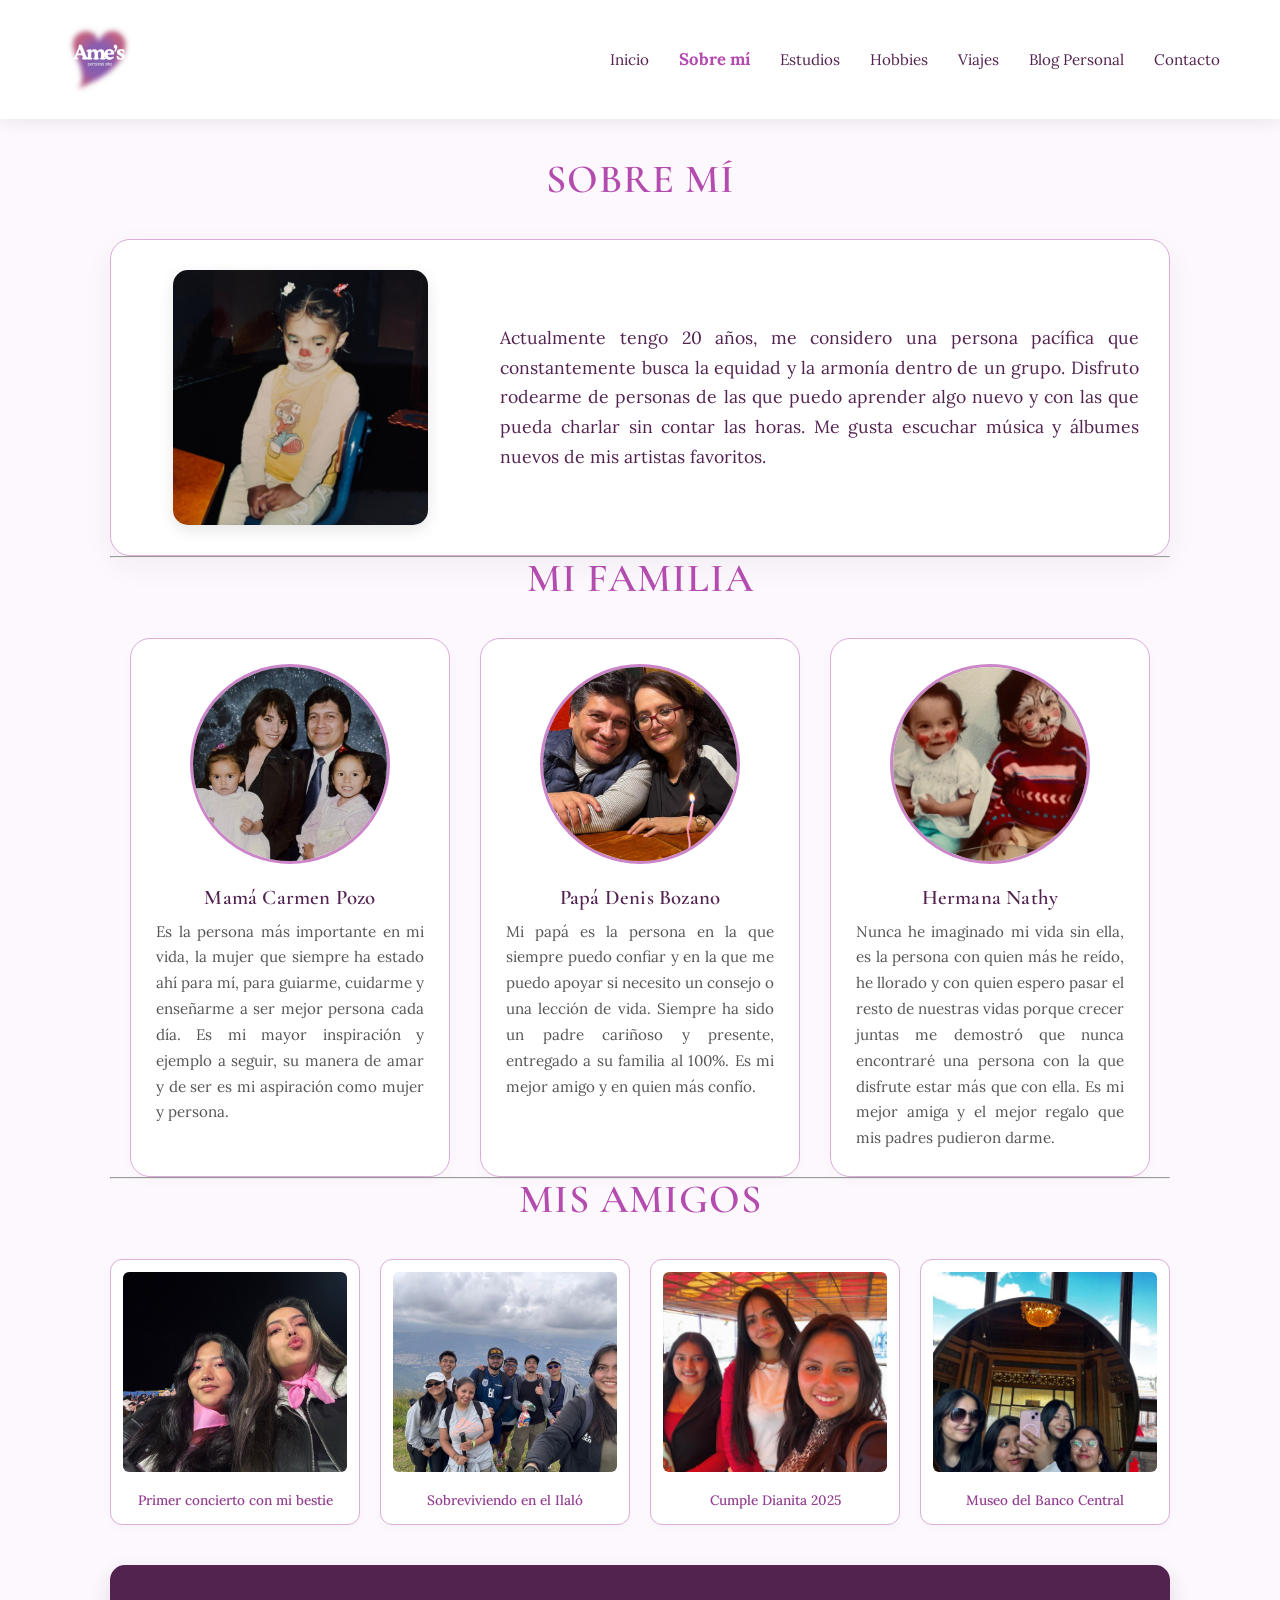
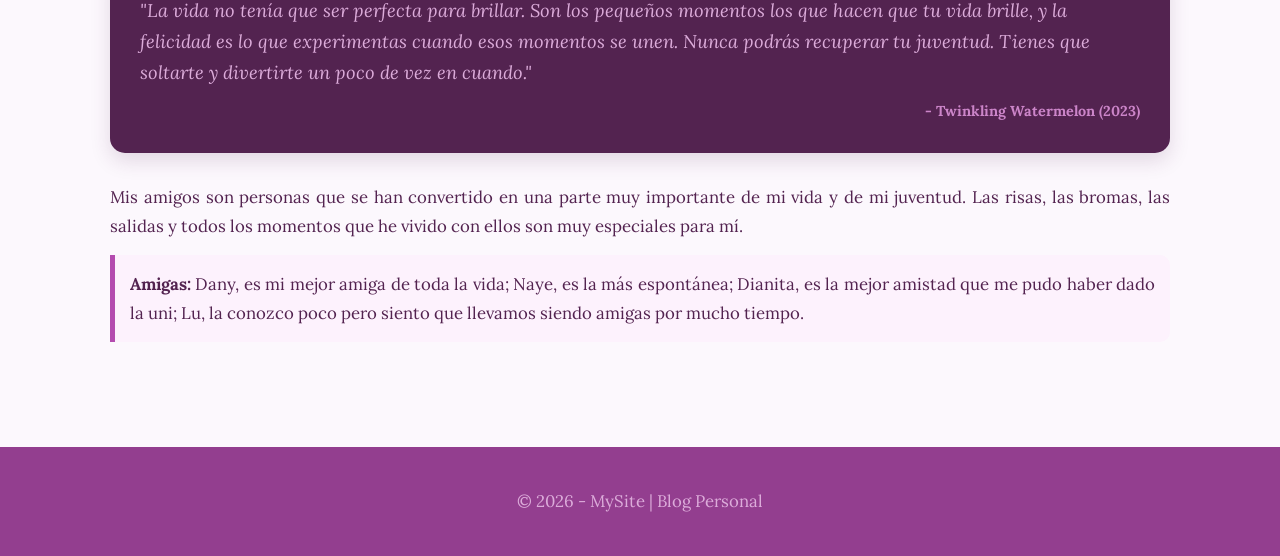
<file: sobre-mi.html>
<!DOCTYPE html>
<html lang="es">
<head>
    <meta charset="UTF-8">
    <meta name="viewport" content="width=device-width, initial-scale=1.0">
    <title>Sobre Mí - MySite</title>
    <link rel="preconnect" href="https://fonts.googleapis.com">
    <link rel="preconnect" href="https://fonts.gstatic.com" crossorigin>
    <link href="https://fonts.googleapis.com/css2?family=Cormorant+Garamond:ital,wght@0,400;0,600;0,700;1,400&family=Lora:ital,wght@0,400;0,500;1,400&display=swap" rel="stylesheet">
    <link rel="stylesheet" href="estilos.css">
</head>
<body>

    <header>
        <div class="logo-contenedor">
            <img src="imagenes/Ame_logo.png" alt="LOGO" width="80">
        </div>
        
        <nav>
            <ul>
                <li><a href="index.html">Inicio</a></li>
                <li><strong>Sobre mí</strong></li> 
                <li><a href="educacion.html">Estudios</a></li>
                <li><a href="hobbies.html">Hobbies</a></li>
                <li><a href="viajes.html">Viajes</a></li>
                <li><a href="blogpersonal.html">Blog Personal</a></li>
                <li><a href="contacto.html">Contacto</a></li>
            </ul>
        </nav>
    </header>

    <main class="contenedor-pagina">

        <!-- SECCIÓN: INFORMACIÓN PERSONAL -->
        <section id="informacion-personal">
            <h1 class="titulo-seccion">SOBRE MÍ</h1>
            
            <div class="bloque-presentacion">
                <div class="foto-perfil">
                    <img src="imagenes/foto_sobre_mi.jpeg" alt="Foto de Amelia Bozano">
                </div>
                
                <div class="texto-perfil">
                    <p>
                        Actualmente tengo 20 años, me considero una persona pacífica que constantemente busca
                        la equidad y la armonía dentro de un grupo. Disfruto rodearme de personas de las que puedo aprender algo 
                        nuevo y con las que pueda charlar sin contar las horas. Me gusta escuchar música y álbumes nuevos de mis 
                        artistas favoritos.  
                    </p>
                </div>
            </div>
        </section>

        <hr>

        <!-- SECCIÓN: MI FAMILIA -->
        <section id="mi-familia">
            <h2 class="titulo-seccion">MI FAMILIA</h2>
            
            <div class="tarjetas-familia">
                <article class="familiar">
                    <img src="imagenes/familia1_peque.JPG" alt="Foto familiar">
                    <h3>Mamá Carmen Pozo</h3>
                    <p>Es la persona más importante en mi vida, la mujer que siempre ha estado ahí para mí, para
                       guiarme, cuidarme y enseñarme a ser mejor persona cada día. Es mi mayor inspiración y ejemplo a seguir,
                       su manera de amar y de ser es mi aspiración como mujer y persona.</p>
                </article>

                <article class="familiar">
                    <img src="imagenes/familia_papas.jpeg" alt="Papás">
                    <h3>Papá Denis Bozano</h3>
                    <p>Mi papá es la persona en la que siempre puedo confiar y en la que me puedo apoyar si necesito
                       un consejo o una lección de vida. Siempre ha sido un padre cariñoso y presente, entregado a su familia
                       al 100%. Es mi mejor amigo y en quien más confío.</p>
                </article>

                <article class="familiar">
                    <img src="imagenes/familia_nathy.jpeg" alt="Hermana Nathy">
                    <h3>Hermana Nathy</h3>
                    <p>Nunca he imaginado mi vida sin ella, es la persona con quien más he reído, he llorado y con quien espero
                       pasar el resto de nuestras vidas porque crecer juntas me demostró que nunca encontraré una persona con la que 
                       disfrute estar más que con ella. Es mi mejor amiga y el mejor regalo que mis padres pudieron darme.</p>
                </article>
            </div>
        </section>

        <hr>

        <!-- SECCIÓN: MIS AMIGOS -->
        <section id="mis-amigos">
            <h2 class="titulo-seccion">MIS AMIGOS</h2>

            <div class="galeria-amigos">
                 <figure>
                    <img src="imagenes/amigas_dany.jpeg" alt="Mejor amiga Dany">
                    <figcaption>Primer concierto con mi bestie</figcaption>
                </figure>
                <figure>
                    <img src="imagenes/amigos_ilalo.jpeg" alt="Sobreviviendo al Ilaló">
                    <figcaption>Sobreviviendo en el Ilaló</figcaption>
                </figure>
                <figure>
                    <img src="imagenes/amigas_salidavulcano.jpeg" alt="Salida al Vulcano Park">
                    <figcaption>Cumple Dianita 2025</figcaption>
                </figure>
                 <figure>
                    <img src="imagenes/amigas_salidacentro.jpeg" alt="Salida al centro histórico">
                    <figcaption>Museo del Banco Central</figcaption>
                </figure>
            </div>

            <div class="texto-amigos">
                <blockquote class="cita-kdrama">
                    "La vida no tenía que ser perfecta para brillar. Son los pequeños momentos los que hacen 
                    que tu vida brille, y la felicidad es lo que experimentas cuando esos momentos se unen. 
                    Nunca podrás recuperar tu juventud. Tienes que soltarte y divertirte un poco de vez en cuando."
                    <span>- Twinkling Watermelon (2023)</span>
                </blockquote>
                
                <p>
                    Mis amigos son personas que se han convertido en una parte muy importante de mi vida y de mi juventud.
                    Las risas, las bromas, las salidas y todos los momentos que he vivido con ellos son muy especiales para mí.
                </p>
                <p class="amigas-lista">
                   <strong>Amigas:</strong> Dany, es mi mejor amiga de toda la vida; Naye, es la más espontánea; Dianita, es la mejor amistad que
                   me pudo haber dado la uni; Lu, la conozco poco pero siento que llevamos siendo amigas por mucho tiempo.
                </p>
            </div>
        </section>

    </main>

    <footer>
        <p>© 2026 - MySite | Blog Personal</p>
    </footer>

</body>
</html>
</file>
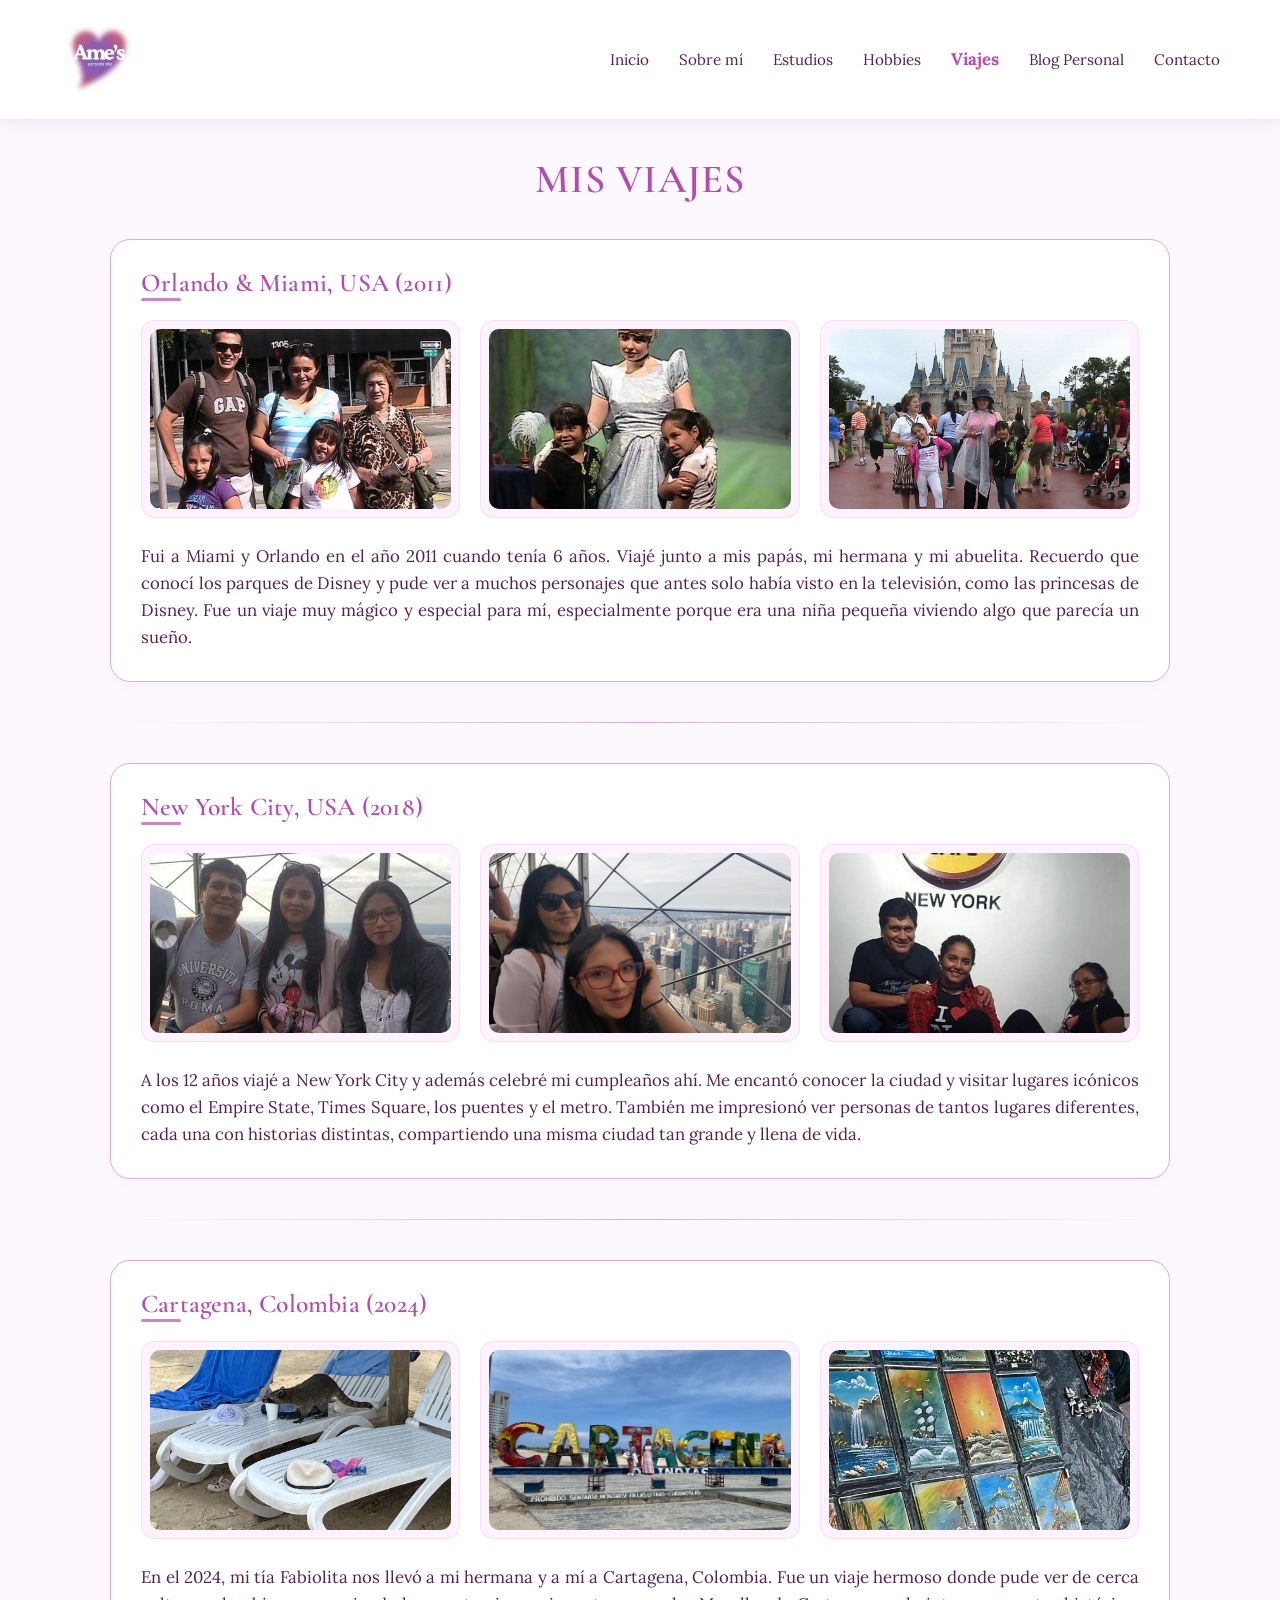
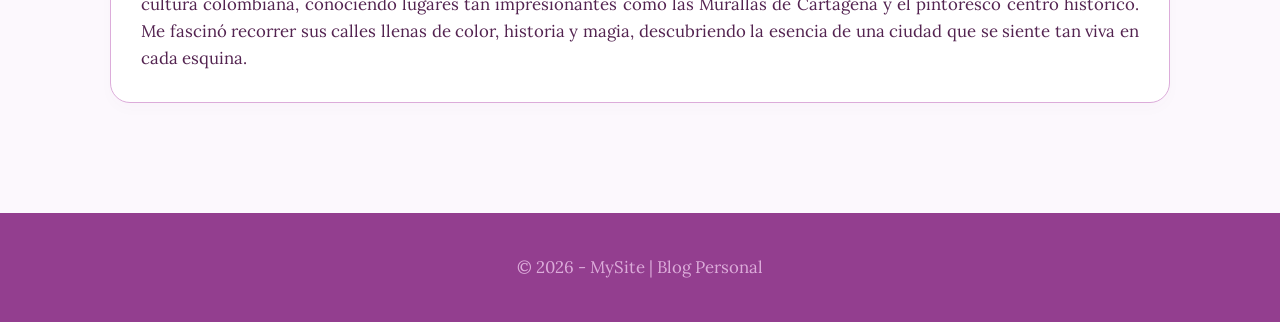
<file: viajes.html>
<!DOCTYPE html>
<html lang="es">
<head>
    <meta charset="UTF-8">
    <meta name="viewport" content="width=device-width, initial-scale=1.0">
    <title>Viajes - MySite</title>
    <link rel="preconnect" href="https://fonts.googleapis.com">
    <link rel="preconnect" href="https://fonts.gstatic.com" crossorigin>
    <link href="https://fonts.googleapis.com/css2?family=Cormorant+Garamond:ital,wght@0,400;0,600;0,700;1,400&family=Lora:ital,wght@0,400;0,500;1,400&display=swap" rel="stylesheet">
    <link rel="stylesheet" href="estilos.css">
</head>
<body>

    <header>
        <div class="logo-contenedor">
            <img src="imagenes/Ame_logo.png" alt="LOGO" width="80">
        </div>
        
        <nav>
            <ul>
                <li><a href="index.html">Inicio</a></li>
                <li><a href="sobre-mi.html">Sobre mí</a></li>
                <li><a href="educacion.html">Estudios</a></li>
                <li><a href="hobbies.html">Hobbies</a></li>
                <li><strong>Viajes</strong></li> 
                <li><a href="blogpersonal.html">Blog Personal</a></li>
                <li><a href="contacto.html">Contacto</a></li>
            </ul>
        </nav>
    </header>
    
    <main class="contenedor-pagina">
        <div class="titulo-pagina">
            <h1 class="titulo-seccion">MIS VIAJES</h1>
        </div>

        <section class="seccion-destino">
            <div class="nombre-destino-contenedor">
                <h2 class="subtitulo-viajes">Orlando & Miami, USA (2011)</h2>
            </div>

            <div class="galeria-viajes">
                <figure class="foto-viaje">
                    <img src="imagenes/viaje_orlando1.jpeg" alt="Disney World en familia">
                </figure>
                <figure class="foto-viaje">
                    <img src="imagenes/viaje_orlando_cenicienta.jpeg" alt="Conociendo a las princesas">
                </figure>
                <figure class="foto-viaje">
                    <img src="imagenes/parque_disney.jpg" alt="Parque de Disney">
                </figure>
            </div>

            <div class="descripcion-viaje">
                <p>
                    Fui a Miami y Orlando en el año 2011 cuando tenía 6 años. Viajé junto a mis papás, mi hermana y mi abuelita. 
                    Recuerdo que conocí los parques de Disney y pude ver a muchos personajes que antes solo había visto en la televisión, 
                    como las princesas de Disney. Fue un viaje muy mágico y especial para mí, especialmente porque era una niña pequeña 
                    viviendo algo que parecía un sueño.
                </p>
            </div>
        </section>

        <hr class="separador-viajes">

        <section class="seccion-destino">
            <div class="nombre-destino-contenedor">
                <h2 class="subtitulo-viajes">New York City, USA (2018)</h2>
            </div>

            <div class="galeria-viajes">
                <figure class="foto-viaje">
                    <img src="imagenes/viaje_empirestate2.jpeg" alt="Empire State">
                </figure>
                <figure class="foto-viaje">
                    <img src="imagenes/viaje_empirestate.jpg" alt="Empire State vista desde arriba">
                </figure>
                <figure class="foto-viaje">
                    <img src="imagenes/viaje_ny_hardrock.jpg" alt="Hard Rock NY">
                </figure>
            </div>

            <div class="descripcion-viaje">
                <p>
                    A los 12 años viajé a New York City y además celebré mi cumpleaños ahí. Me encantó conocer la ciudad y visitar 
                    lugares icónicos como el Empire State, Times Square, los puentes y el metro. También me impresionó ver personas 
                    de tantos lugares diferentes, cada una con historias distintas, compartiendo una misma ciudad tan grande y llena de vida.
                </p>
            </div>
        </section>

        <hr class="separador-viajes">

        <section class="seccion-destino">
            <div class="nombre-destino-contenedor">
                <h2 class="subtitulo-viajes">Cartagena, Colombia (2024)</h2>
            </div>

            <div class="galeria-viajes">
                <figure class="foto-viaje">
                    <img src="imagenes/viaje_cartagena_playa.jpeg" alt="Playa de Cartagena">
                </figure>
                <figure class="foto-viaje">
                    <img src="imagenes/viaje_cartagena_letrero.jpeg" alt="Letras Cartagena">
                </figure>
                <figure class="foto-viaje">
                    <img src="imagenes/viaje_cartagena_arte.jpeg" alt="Arte callejero">
                </figure>
            </div>

            <div class="descripcion-viaje">
                <p>
                   En el 2024, mi tía Fabiolita nos llevó a mi hermana y a mí a Cartagena, Colombia. Fue un viaje hermoso 
                   donde pude ver de cerca cultura colombiana, conociendo lugares tan impresionantes como las Murallas de Cartagena 
                   y el pintoresco centro histórico. Me fascinó recorrer sus calles llenas de color, historia y magia, descubriendo 
                   la esencia de una ciudad que se siente tan viva en cada esquina. 
                </p>
            </div>
        </section>
    </main>

    <footer>
        <p>© 2026 - MySite | Blog Personal</p>
    </footer>
    
</body>
</html>
</file>
<file: estilos.css>
:root {
    --color-fondo: #fcf8fd;      
    --color-lila-claro: #DCACDA; 
    --color-primario: #B44BAF;   
    --color-secundario: #933E8F;  
    --color-texto: #532350;      
    --color-acento: #CC85C9; 
    --color-contacto: #faf5fa;    
    --color-tarjeta: #ffffff;
    
    --fuente-titulos: 'Cormorant Garamond', serif; 
    --fuente-textos: 'Lora', serif;
}

* {
    margin: 0;
    padding: 0;
    box-sizing: border-box;
    scroll-behavior: smooth;
}

body {
    background-color: var(--color-fondo);
    color: var(--color-texto);
    font-family: var(--fuente-textos);
    font-size: 1.05rem;
    line-height: 1.7;
}

h1, h2, h3, h4, h5, h6, .titulo-articulo, .titulo-seccion {
    font-family: var(--fuente-titulos);
    font-weight: 600; 
    color: var(--color-primario);
    line-height: 1;
    letter-spacing: 0.2px;
}

/*-------------------------------------------------------------------------
HEADER Y NAVEGACIÓN
---------------------------------------------------------------------------*/
header {
    display: flex;
    justify-content: space-between;
    align-items: center;
    padding: 15px 60px;
    background-color: #ffffff;
    box-shadow: 0 2px 15px rgba(83, 35, 80, 0.1); 
    position: sticky;
    top: 0;
    z-index: 1000;
}

nav ul {
    list-style: none;
    display: flex;
    gap: 30px;
    align-items: center;
}

nav a:link, nav a:visited {
    color: var(--color-texto);
    text-decoration: none;
    font-size: 0.95rem;
    transition: all 0.3s ease;
}

nav a:hover, nav a:focus {
    color: var(--color-primario);
}

nav strong {
    color: var(--color-primario);
    padding-bottom: 3px;
}

/*-------------------------------------------------------------------------
BANNER PRINCIPAL
---------------------------------------------------------------------------*/
.banner-principal {
    padding: 80px 20px;
    background: linear-gradient(135deg, var(--color-lila-claro) 0%, var(--color-acento) 100%);
    text-align: center;
    color: var(--color-texto); 
}

.banner-contenido h1 {
    font-size: 6rem;
    margin-bottom: 10px;
    color: #532350;
    text-shadow: 1px 1px 0px rgba(255,255,255,0.5);
}

/*-------------------------------------------------------------------------
SECCIÓN BIENVENIDA
---------------------------------------------------------------------------*/
.bloque-bienvenida {
    max-width: 900px;
    margin: 40px auto;
    background-color: var(--color-tarjeta);
    padding: 40px;
    border-radius: 30px;
    border-left: 8px solid var(--color-primario); 
    box-shadow: 0 10px 30px rgba(115, 48, 112, 0.05);
}

.bloque-bienvenida h2 {
    color: var(--color-secundario);
    margin-bottom: 20px;
}

#publicaciones-destacadas h2 {
    margin-top: 30px;
    margin-left: 60px; 
}
/*-------------------------------------------------------------------------
TARJETAS DE PUBLICACIONES
---------------------------------------------------------------------------*/
.contenedor-tarjetas {
    display: flex;
    justify-content: center;
    gap: 25px;
    padding: 40px;
    flex-wrap: wrap;
}

.tarjeta-post {
    background-color: white;
    border-radius: 20px;
    padding: 20px;
    width: 280px;
    text-align: center;
    border: 1px solid var(--color-lila-claro);
    transition: transform 0.3s ease;
}

.tarjeta-post:hover {
    transform: translateY(-10px);
    border-color: var(--color-primario);
}

.tarjeta-post a:link, .tarjeta-post a:visited {
    display: inline-block;
    background-color: var(--color-primario);
    color: white;
    padding: 10px 20px;
    border-radius: 50px;
    text-decoration: none;
    margin-top: 15px;
    font-weight: bold;
    transition: background 0.3s;
}

.tarjeta-post a:hover, .tarjeta-post a:focus {
    background-color: var(--color-texto); 
}

/*-------------------------------------------------------------------------
FOOTER
---------------------------------------------------------------------------*/
footer {
    background-color: var(--color-secundario); 
    color: var(--color-lila-claro); 
    text-align: center;
    padding: 40px;
    margin-top: 50px;
}

/*-------------------------------------------------------------------------
PÁGINA SOBRE MÍ
---------------------------------------------------------------------------*/

.contenedor-pagina {
    max-width: 1100px;
    margin: 0 auto;
    padding: 40px 20px;
}

.titulo-seccion {
    text-align: center;
    color: var(--color-primario);
    font-size: 2.5rem;
    margin-bottom: 40px;
    letter-spacing: 1px;
}

/* Presentación Personal */
.bloque-presentacion {
    display: flex;
    align-items: center;
    gap: 40px;
    background: white;
    padding: 30px;
    border-radius: 20px;
    box-shadow: 0 10px 30px rgba(83, 35, 80, 0.05);
    border: 1px solid var(--color-lila-claro);
    flex-wrap: wrap; 
}

.foto-perfil {
    flex: 1;
    min-width: 250px;
}

.foto-perfil img {
    width: 80%;
    height: auto;
    border-radius: 15px;
    box-shadow: 0 5px 15px rgba(0,0,0,0.1);
    display: block;
    margin: 0 auto;
}

.texto-perfil {
    flex: 2;
    min-width: 300px;
    font-size: 1.1rem;
    color: var(--color-texto);
    text-align: justify;
}

.tarjetas-familia {
    display: flex;
    justify-content: center;
    gap: 30px;
    flex-wrap: wrap;
}

.familiar {
    background: white;
    border: 1px solid var(--color-lila-claro);
    border-radius: 20px;
    padding: 25px;
    width: 320px;
    text-align: center;
    box-shadow: 0 5px 15px rgba(115, 48, 112, 0.02);
    transition: transform 0.3s ease;
}

.familiar:hover {
    transform: translateY(-5px);
    border-color: var(--color-primario);
}

.familiar img {
    width: 200px;
    height: 200px;
    border-radius: 50%; 
    object-fit: cover;
    margin-bottom: 15px;
    border: 3px solid var(--color-acento);
}

.familiar h3 {
    color: var(--color-texto);
    margin-bottom: 10px;
    font-size: 1.3rem;
}

.familiar p {
    font-size: 0.95rem;
    color: #555;
    text-align: justify;
}

/* Sección Amigos */
.galeria-amigos {
    display: grid;
    grid-template-columns: repeat(auto-fit, minmax(220px, 1fr));
    gap: 20px;
    margin-bottom: 40px;
}

.galeria-amigos figure {
    background: white;
    padding: 12px;
    border-radius: 12px;
    border: 1px solid var(--color-lila-claro);
    box-shadow: 0 4px 10px rgba(0,0,0,0.02);
    text-align: center;
}

.galeria-amigos img {
    width: 100%;
    height: 200px;
    object-fit: cover; /* Recorta las imágenes perfectamente sin deformarlas */
    border-radius: 6px;
}

.galeria-amigos figcaption {
    font-size: 0.85rem;
    color: var(--color-secundario);
    margin-top: 8px;
    font-weight: 500;
}

/* Cita del KDrama */
.cita-kdrama {
    background-color: #532350; 
    color: #DCACDA; 
    padding: 30px;
    border-radius: 15px;
    font-style: italic;
    font-size: 1.15rem;
    margin-bottom: 30px;
    position: relative;
    box-shadow: 0 8px 20px rgba(83, 35, 80, 0.15);
}

.cita-kdrama span {
    display: block;
    text-align: right;
    font-size: 0.9rem;
    margin-top: 10px;
    color: var(--color-acento);
    font-weight: bold;
    font-style: normal;
}

.texto-amigos p {
    font-size: 1.05rem;
    margin-bottom: 15px;
    text-align: justify;
}

.amigas-lista {
    background: #fdf2fd;
    padding: 15px;
    border-left: 5px solid var(--color-primario);
    border-radius: 0 10px 10px 0;
}

/*-------------------------------------------------------------------------
PÁGINA ESTUDIOS
---------------------------------------------------------------------------*/

.subtitulo-estudios {
    font-size: 2rem;
    color: var(--color-primario);
    margin-bottom: 30px;
    position: relative;
    display: inline-block;
}

/* Agrega una línea debajo del título */
.subtitulo-estudios::after {
    content: '';
    position: absolute;
    bottom: -6px;
    left: 0;
    width: 60px;
    height: 3px;
    background-color: var(--color-acento);
    border-radius: 2px;
}

.titulo-derecha {
    display: block;
    text-align: right;
}

.titulo-derecha::after {
    left: auto;
    right: 0;
}

/* Estructura en dos columnas */
.bloque-estudios {
    display: flex;
    align-items: center;
    gap: 40px;
    margin-bottom: 40px;
    flex-wrap: wrap;
}

/* Invierte el orden para que en la universidad las fotos salgan a la izquierda */
.bloque-invertido {
    flex-direction: row-reverse;
}

.texto-estudios {
    flex: 1;
    min-width: 300px;
}

.texto-estudios p {
    font-size: 1.05rem;
    margin-bottom: 15px;
    text-align: justify;
    color: var(--color-texto);
}

/* Contenedor base de las imágenes */
.galeria-estudios {
    flex: 1;
    min-width: 320px;
    display: flex;
    gap: 15px;
    justify-content: center;
    flex-wrap: wrap;
}

.galeria-estudios figure {
    background: white;
    padding: 10px;
    border-radius: 12px;
    border: 1px solid var(--color-lila-claro);
    box-shadow: 0 4px 15px rgba(83, 35, 80, 0.03);
    text-align: center;
    transition: transform 0.3s ease;
}

.galeria-estudios figure:hover {
    transform: scale(1.03);
}

.galeria-estudios img {
    width: 100%;
    max-width: 180px;
    height: 140px;
    object-fit: cover;
    border-radius: 8px;
}

.galeria-estudios figcaption {
    font-size: 0.8rem;
    color: var(--color-secundario);
    margin-top: 8px;
    max-width: 180px;
    line-height: 1.3;
}

/* Diseño Especial para el Collage de la Universidad  */
.grid-universidad {
    display: grid;
    grid-template-columns: 1fr 1fr;
    gap: 15px;
}

.grid-universidad figure {
    margin: 0;
}

.grid-universidad img {
    max-width: 100%;
    height: 150px;
}

/* Hace que la tercera foto sea larga */
.foto-u3 {
    grid-column: span 2;
}

.foto-u3 img {
    height: 180px;
    max-width: 100%;
}

/*-------------------------------------------------------------------------
PÁGINA HOBBIES
---------------------------------------------------------------------------*/

.bloque-pasatiempo {
    padding: 20px 0;
    margin-bottom: 30px;
}

.contenedor-hobie {
    display: flex;
    align-items: center;
    gap: 50px;
    flex-wrap: wrap; 
}

/* Invierte el orden */
.bloque-invertido {
    flex-direction: row-reverse;
}

.info-hobie {
    flex: 1.2;
    min-width: 320px;
}

.subtitulo-hobby {
    font-size: 1.6rem;
    color: var(--color-primario);
    margin-bottom: 15px;
}

.etiqueta-descripcion {
    font-size: 1.1rem;
    color: var(--color-texto);
    margin-bottom: 10px;
}

.info-hobie p {
    font-size: 1.05rem;
    line-height: 1.6;
    color: var(--color-texto);
    text-align: justify;
    margin-bottom: 15px;
}

/* Estilo especial para cita */
.cita-libro {
    font-style: italic;
    padding-left: 15px;
    margin: 15px 0;
    color: var(--color-secundario);
    font-size: 1.1rem;
}

.collage-imagenes-hobie {
    flex: 0.8;
    min-width: 320px;
    display: flex;
    justify-content: center;
}

.grupo-fotos {
    display: flex;
    flex-direction: column;
    gap: 15px;
    width: 100%;
    max-width: 320px; 
}

.fila-superior {
    display: flex;
    gap: 15px;
}

.fila-superior figure {
    flex: 1;
    margin: 0;
}

.fila-inferior figure {
    margin: 0;
    width: 100%;
}

/* Control de las imágenes para que encajen sin deformarse */
.grupo-fotos figure {
    background: white;
    padding: 6px;
    border: 1px solid var(--color-lila-claro);
    border-radius: 12px;
    box-shadow: 0 4px 12px rgba(83, 35, 80, 0.04);
}

.grupo-fotos img {
    width: 100%;
    display: block;
    object-fit: cover;
    border-radius: 8px;
}

/* Tamaños de altura fijos */
.fila-superior figure:nth-child(1) img { height: 110px; }
.fila-superior figure:nth-child(2) img { height: 110px; }
.fila-inferior img { height: 140px; }

/* Línea de separación */
.separador-hobbies {
    border: 0;
    height: 1px;
    background: linear-gradient(to right, transparent, var(--color-lila-claro), transparent);
    margin: 40px 0;
}

/*-------------------------------------------------------------------------
PÁGINA VIAJES
---------------------------------------------------------------------------*/

.seccion-destino {
    background: white;
    padding: 30px;
    border-radius: 20px;
    border: 1px solid var(--color-lila-claro);
    box-shadow: 0 6px 15px rgba(83, 35, 80, 0.02);
    margin-bottom: 20px;
}

.subtitulo-viajes {
    font-size: 1.6rem;
    color: var(--color-primario);
    margin-bottom: 25px;
    position: relative;
    display: inline-block;
}

/* Línea inferior morada */
.subtitulo-viajes::after {
    content: '';
    position: absolute;
    bottom: -6px;
    left: 0;
    width: 40px;
    height: 3px;
    background-color: var(--color-acento);
    border-radius: 2px;
}

/* Distribución en 3 fotos*/
.galeria-viajes {
    display: grid;
    grid-template-columns: repeat(auto-fit, minmax(240px, 1fr));
    gap: 20px;
    margin-bottom: 25px;
}

.foto-viaje {
    margin: 0;
    background: #fdf2fd; 
    padding: 8px;
    border-radius: 14px;
    border: 1px solid rgba(180, 75, 175, 0.1);
    transition: transform 0.3s ease;
}

.foto-viaje:hover {
    transform: translateY(-4px);
}

.foto-viaje img {
    width: 100%;
    height: 180px;
    object-fit: cover; 
    border-radius: 10px;
    display: block;
}

.descripcion-viaje p {
    font-size: 1.05rem;
    line-height: 1.6;
    color: var(--color-texto);
    text-align: justify;
    margin: 0;
}

/* Divisor de un viaje y otro */
.separador-viajes {
    border: 0;
    height: 1px;
    background: linear-gradient(to right, transparent, var(--color-lila-claro), transparent);
    margin: 40px 0;
}

/*-------------------------------------------------------------------------
PÁGINA BLOG PERSONAL
---------------------------------------------------------------------------*/

.header-blog {
    text-align: center;
    margin-bottom: 40px;
}

.subtitulo-blog {
    font-size: 1.2rem;
    color: var(--color-secundario);
    letter-spacing: 2px;
    text-transform: uppercase;
    margin-top: -10px;
}

.subtitulo-publicaciones {
    font-size: 1.8rem;
    color: var(--color-primario);
    margin-bottom: 30px;
    border-bottom: 2px solid var(--color-lila-claro);
    padding-bottom: 10px;
}

/* Estructura de cada tarjeta*/
.post-tarjeta {
    display: flex;
    background-color: white;
    border: 1px solid var(--color-lila-claro);
    border-radius: 16px;
    overflow: hidden;
    margin-bottom: 30px;
    box-shadow: 0 4px 15px rgba(83, 35, 80, 0.02);
    transition: transform 0.3s ease, box-shadow 0.3s ease;
}

.post-tarjeta:hover {
    transform: translateY(-4px);
    box-shadow: 0 8px 20px rgba(115, 48, 112, 0.08);
}

/* Contenedor fijo para la portada del libro */
.post-imagen {
    flex: 0 0 220px; 
    background-color: var(--color-fondo);
}

.post-imagen img {
    width: 100%;
    height: 100%;
    object-fit: cover; 
    display: block;
}

/* Bloque de texto derecho */
.post-contenido {
    padding: 30px;
    display: flex;
    flex-direction: column;
    justify-content: center;
}

.post-contenido h3 {
    font-size: 1.4rem;
    color: var(--color-texto);
    margin-bottom: 8px;
    line-height: 1.3;
}

.tiempo-lectura {
    font-size: 0.85rem;
    color: var(--color-secundario);
    font-style: italic;
    margin-bottom: 15px;
    display: inline-block;
}

.post-contenido p {
    font-size: 1rem;
    line-height: 1.6;
    color: #555;
    text-align: justify;
    margin-bottom: 20px;
}

.btn-leer-mas {
    display: inline-block;
    color: var(--color-primario);
    text-decoration: none;
    font-weight: bold;
    font-size: 0.9rem;
    letter-spacing: 1px;
    position: relative;
    padding-bottom: 4px;
    transition: color 0.2s;
}

.btn-leer-mas::after {
    content: '';
    position: absolute;
    width: 100%;
    transform: scaleX(0);
    height: 2px;
    left: 0;
    background-color: var(--color-acento);
    transform-origin: bottom left;
    transition: transform 0.25s ease-out;
}

.btn-leer-mas:hover {
    color: var(--color-acento);
}

.separador-blog {
    height: 1px;
    background: linear-gradient(to right, rgba(147, 62, 143, 0.1), transparent);
    margin: 30px 0;
}


/*-------------------------------------------------------------------------
PÁGINA LECTURA DE ARTÍCULO
---------------------------------------------------------------------------*/

.articulo-completo {
    background: transparent; 
    padding: 20px 0;
    border: none;
    box-shadow: none;  
    max-width: 750px;  
    margin: 0 auto;
}

.articulo-header {
    display: flex;
    flex-direction: column; 
    align-items: center;
    text-align: center; 
    gap: 10px; /*espacio entre cada elemento*/
    margin-bottom: 30px; 
    width: 100%;
}   

.titulo-articulo {
    font-size: 2.2rem;
    color: var(--color-primario);
    margin: 10px 0;
}

.autor-libro {
    font-size: 1.2rem;
    color: var(--color-secundario);
    font-weight: normal;
}

.metadatos-articulo {
    margin-top: 15px;
    font-size: 0.9rem;
    color: #777;
}

.meta-item {
    margin: 0 10px;
}

/* Imagen central destacada */
.imagen-destacada-contenedor {
    text-align:center ;
    margin-bottom: 35px;
}

.img-articulo {
    max-width: 220px;
    height: auto;
    border-radius: 8px;
    box-shadow: 0 8px 20px rgba(0, 0, 0, 0.15); /* Efecto sombra de libro físico */
}

/* Estilos para las citas del libro */
.cita-literaria {
    background-color: #fcf6ff;
    border-left: 4px solid var(--color-acento);
    margin: 30px 0;
    padding: 20px 25px;
    font-style: italic;
    font-size: 1.1rem;
    line-height: 1.6;
    color: var(--color-texto);
    border-radius: 0 12px 12px 0;
}

.bloque-mixto-autor {
    display: flex;
    flex-direction: column; 
    align-items:center ;  
    text-align: center; 
    background-color: transparent; 
    border-top: 1px solid var(--color-lila-claro); /* Una línea sutil divisoria arriba */
    padding: 40px 0 20px 0;
    margin-top: 50px;
    gap: 10px;
}

.bloque-mixto-imagen img {
    width: 130px;
    height: 130px;
    object-fit: cover;
    border-radius: 50%;
    border: 3px solid var(--color-lila-claro);
}

.bloque-mixto-imagen img {
    width: 120px;
    height: 120px;
    object-fit: cover;
    border-radius: 50%; 
    border: 3px solid white;
    box-shadow: 0 4px 10px rgba(0,0,0,0.05);
}

.bloque-mixto-texto h3 {
    font-size: 1.15rem;
    color: var(--color-primario);
    margin-bottom: 8px;
}

.bloque-mixto-texto p {
    font-size: 0.95rem;
    line-height: 1.5;
    color: var(--color-texto);
    margin: 0;
}

/* Botón volver */
.retorno-contenedor {
    margin-top: 30px;
}

.enlace-volver {
    display: inline-block;
    color: var(--color-secundario);
    text-decoration: none;
    font-weight: bold;
    transition: color 0.2s, transform 0.2s;
}

.enlace-volver:hover {
    color: var(--color-acento);
    transform: translateX(-4px);
}


/* --------------------------------------------------------
PÁGINA CONTACTO
-----------------------------------------------------------*/
.perfil-contacto-bloque {
    display: flex;
    gap: 35px;
    align-items: center;
    margin: 40px auto;
    background: var(--color-contacto) ; 
    padding: 30px;
    border-radius: 20px;
    max-width: 800px;
}

.contacto-presentacion h2 {
    color: var(--color-primario);
    margin-top: 0;
    font-size: 1.8rem;
}

.tagline-contacto {
    font-weight: bold;
    color: var(--color-secundario);
    margin-bottom: 15px;
    text-transform: uppercase;
    font-size: 0.9rem;
    letter-spacing: 1px;
}

.enlaces-redes-contacto {
    margin-top: 25px;
    border-top: 1px solid var(--color-lila-claro);
    padding-top: 15px;
}

.enlaces-redes-contacto p {
    margin: 10px 0;
    font-size: 1.05rem;
}

.enlaces-redes-contacto a {
    color: var(--color-primario);
    text-decoration: none;
    font-weight: bold;
    transition: color 0.2s;
}

.enlaces-redes-contacto a:hover {
    color: var(--color-acento);
    text-decoration: underline;
}

/*----------------------------------------------
META QUERIES
-----------------------------------------------*/

/* Código para tabletas */
@media (max-width: 768px) {
    header { padding: 15px 20px; }
}

/* Código para móviles */
@media (max-width: 480px) {
    .bloque-presentacion, .bloque-mixto-autor, .perfil-contacto-bloque, .post-tarjeta { flex-direction: column; text-align: center; }
    .bloque-invertido { flex-direction: row; }
    .titulo-derecha { text-align: left; }
    .titulo-derecha::after { right: auto; left: 0; }
    .contenedor-hobie { gap: 30px; }
    .grupo-fotos { max-width: 100%; }
    .post-imagen { flex: none; width: 100%; height: 260px; }
    .titulo-articulo { font-size: 1.7rem; }
}
</file>
